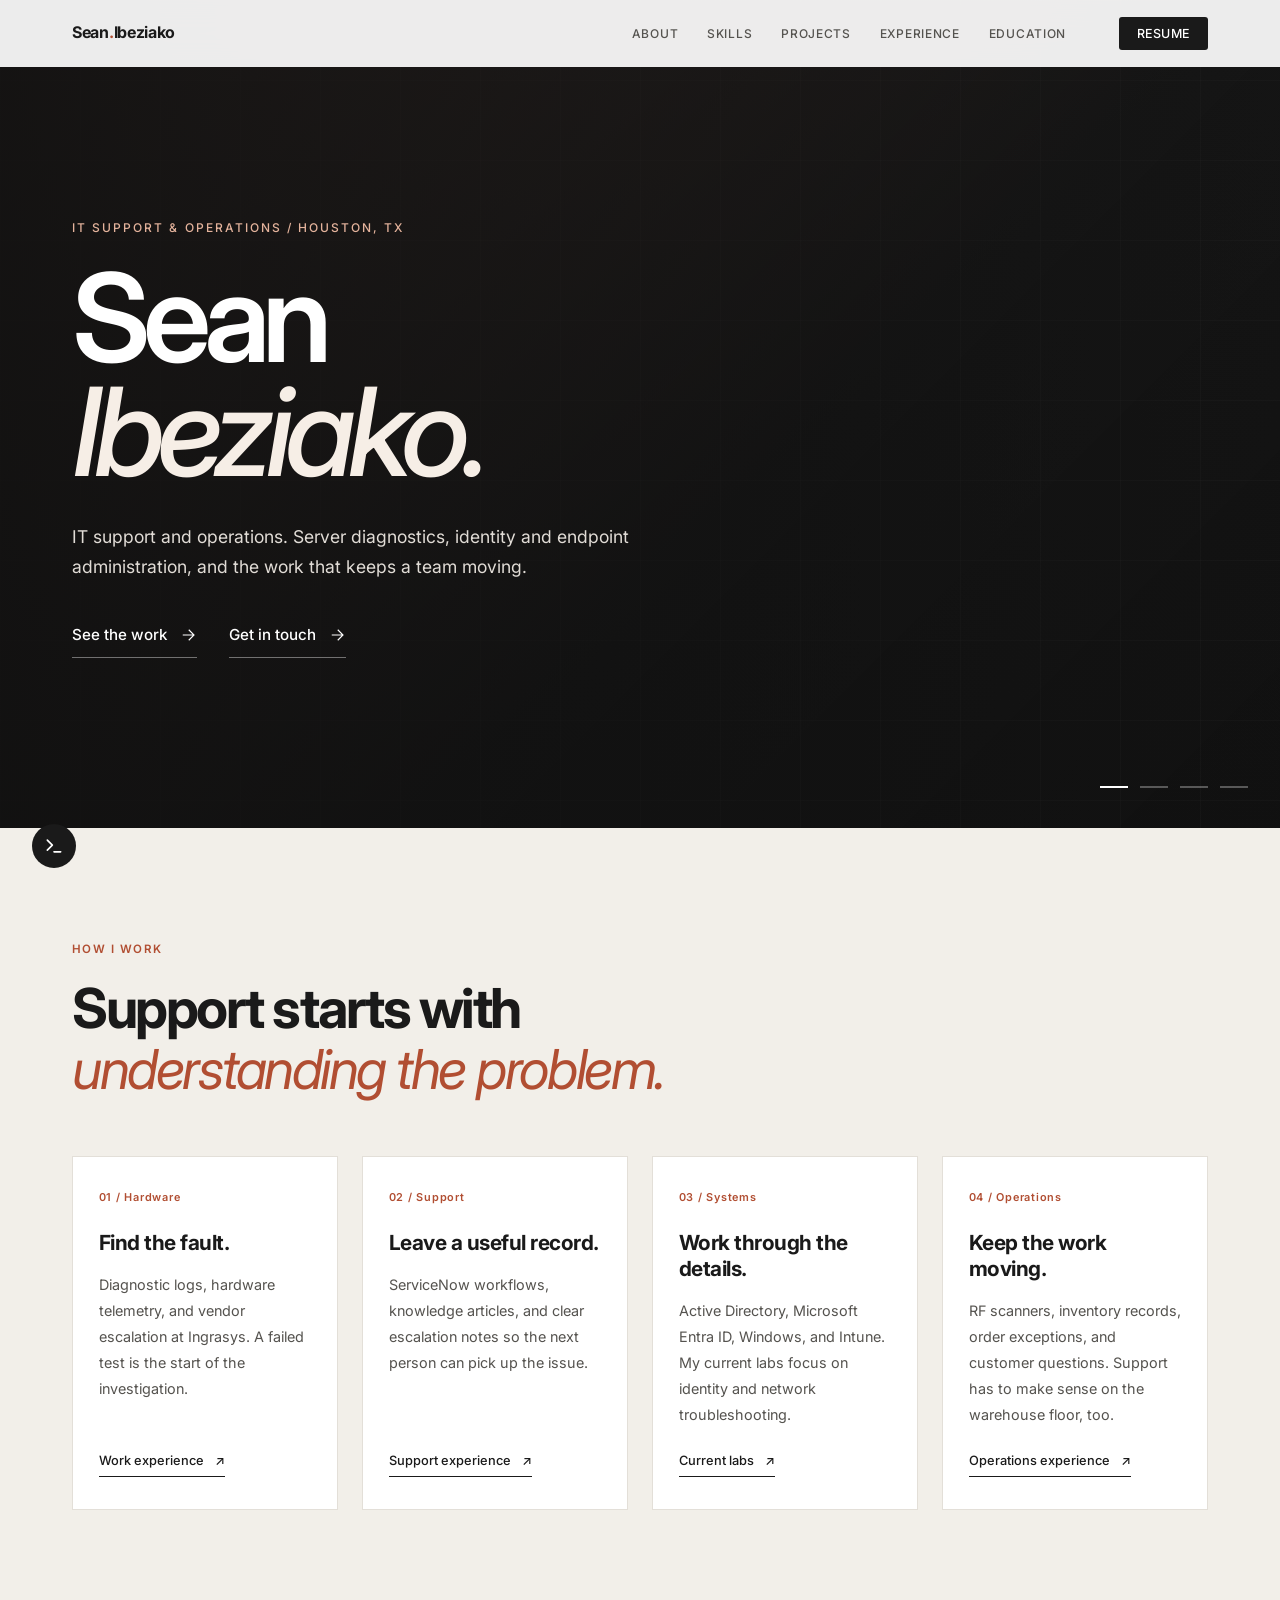
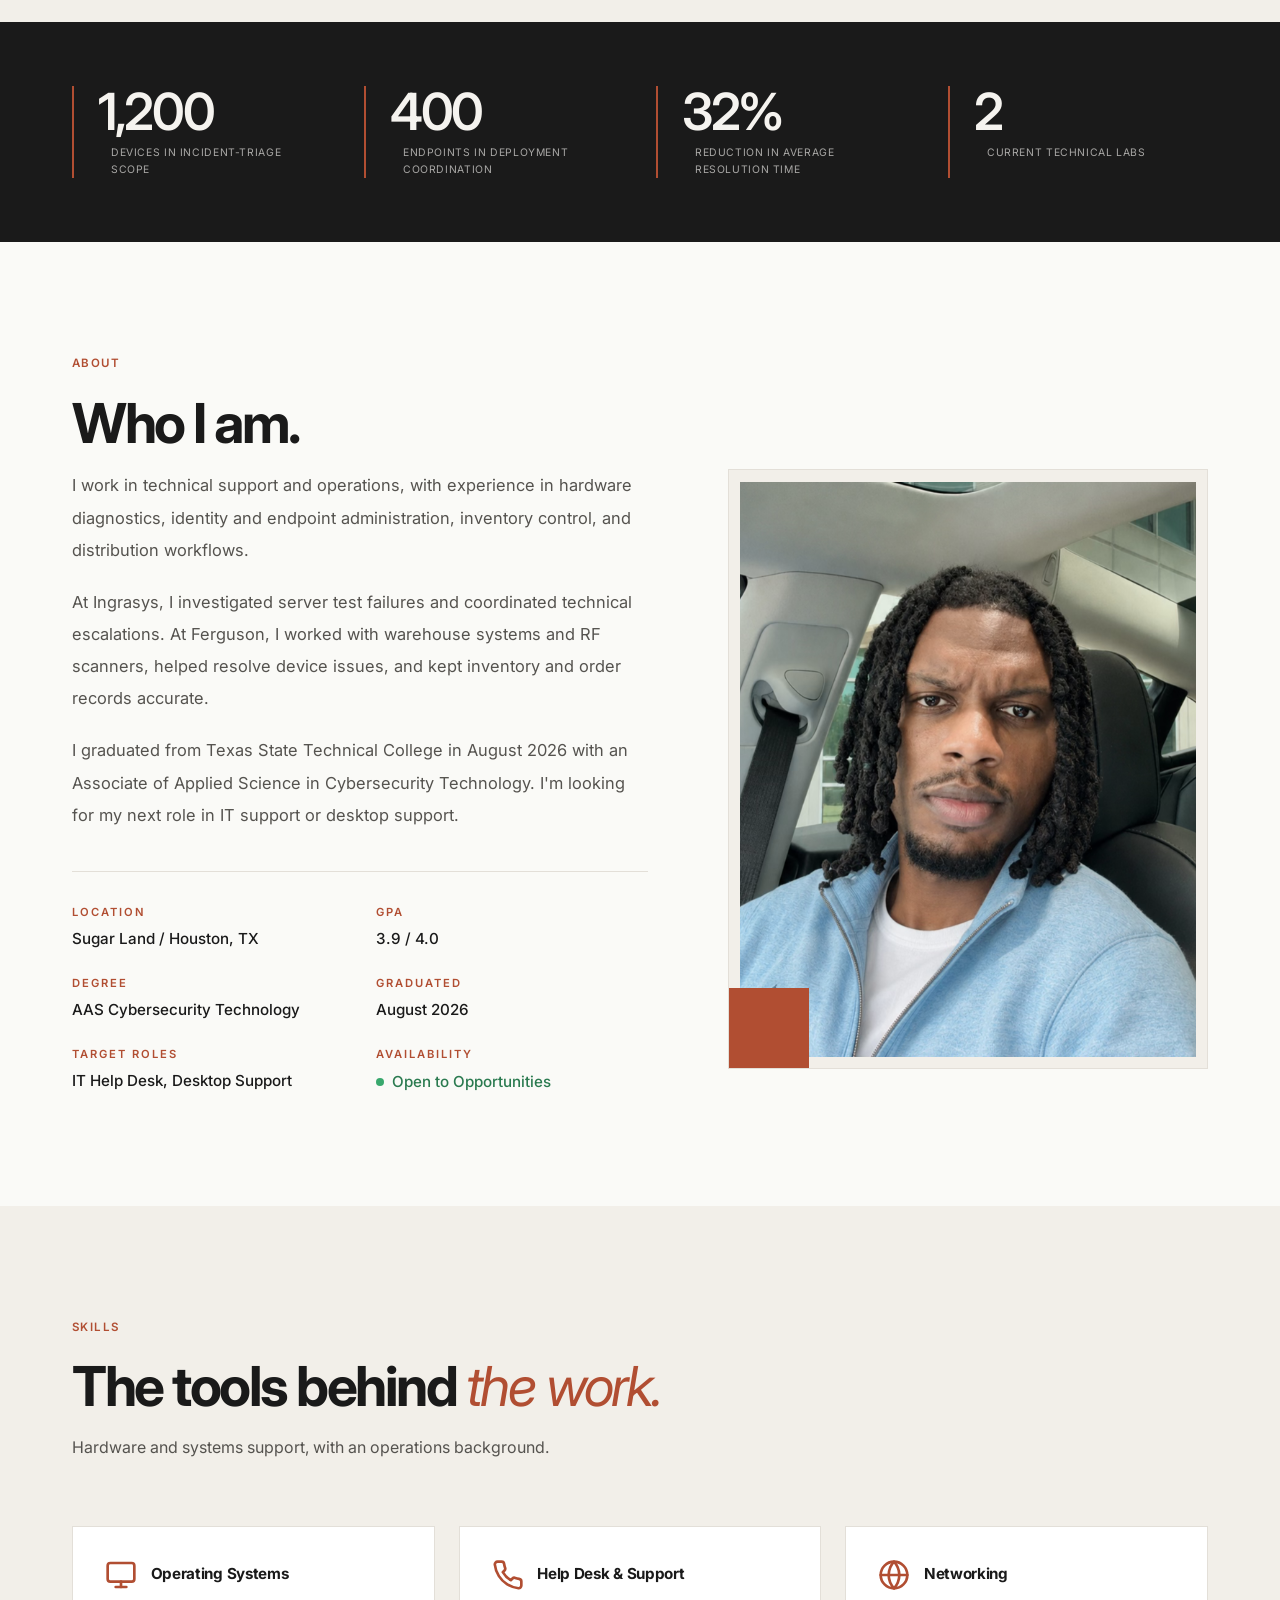
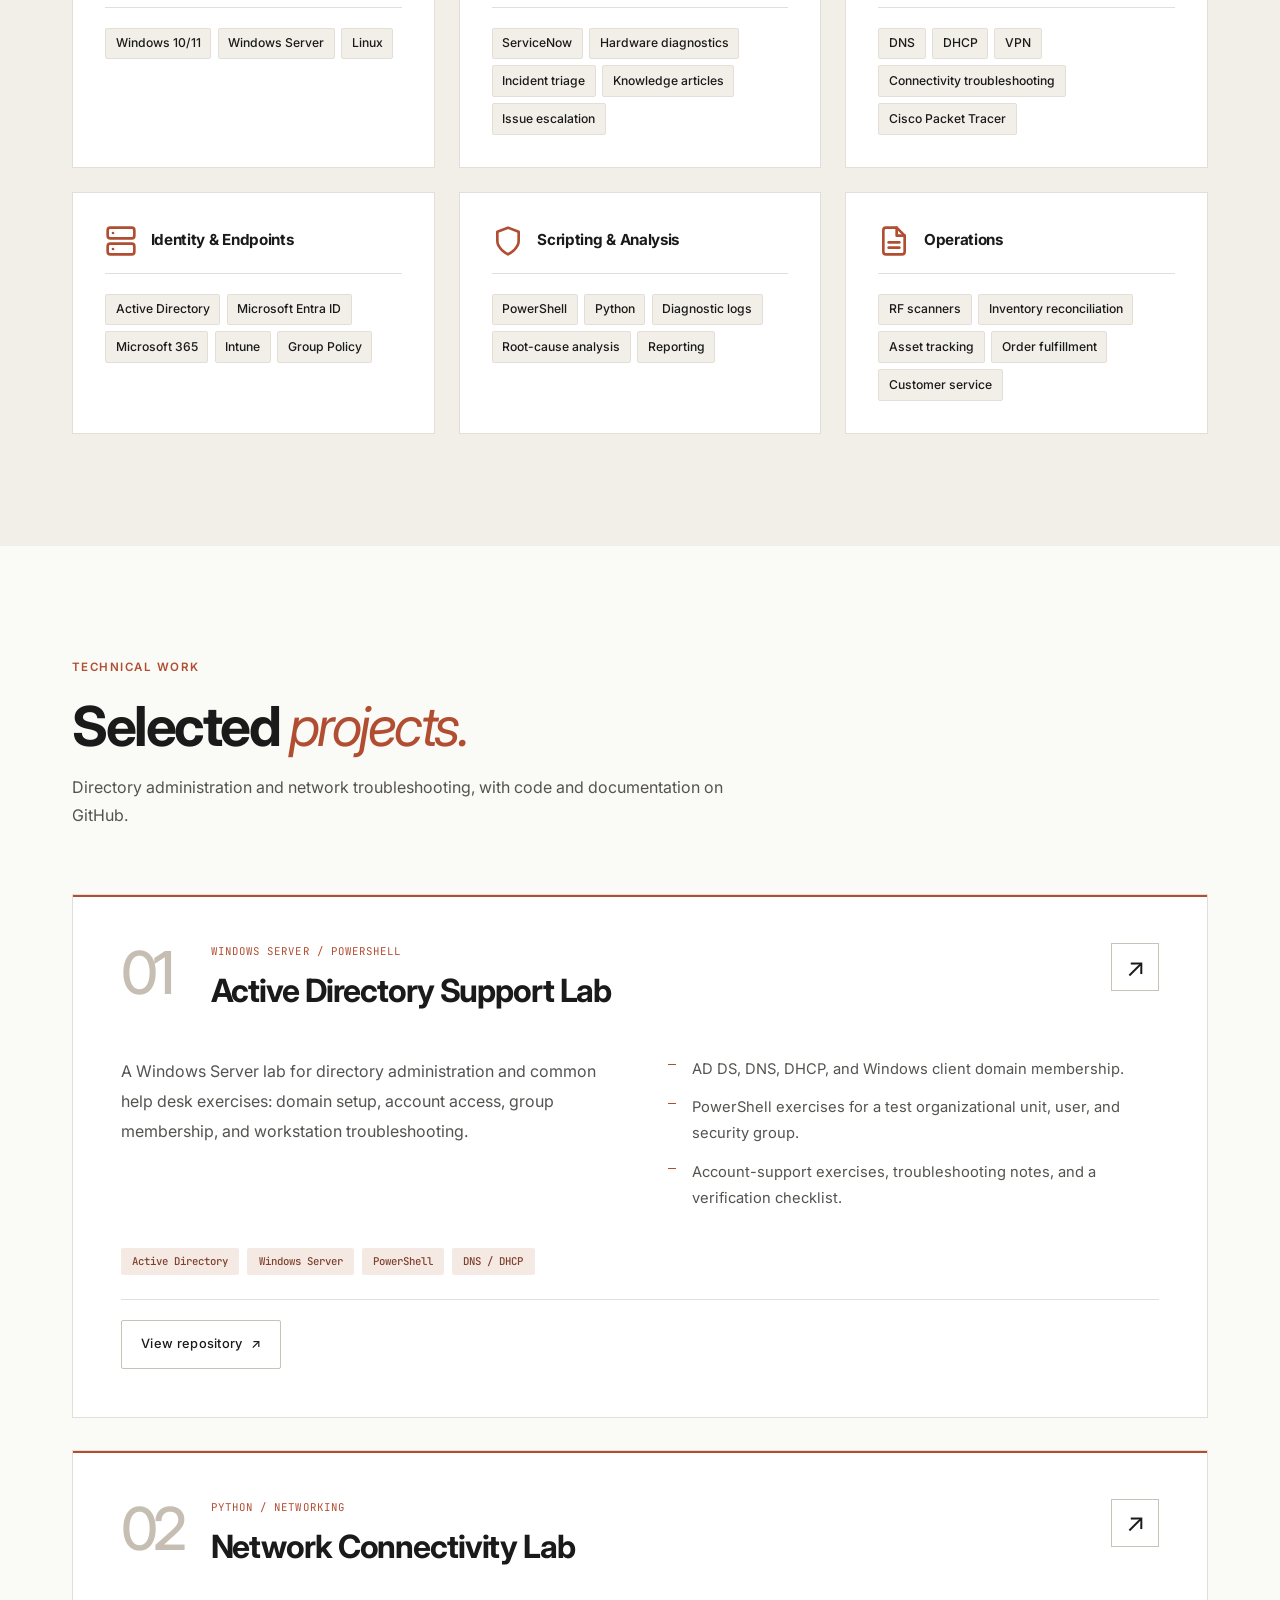
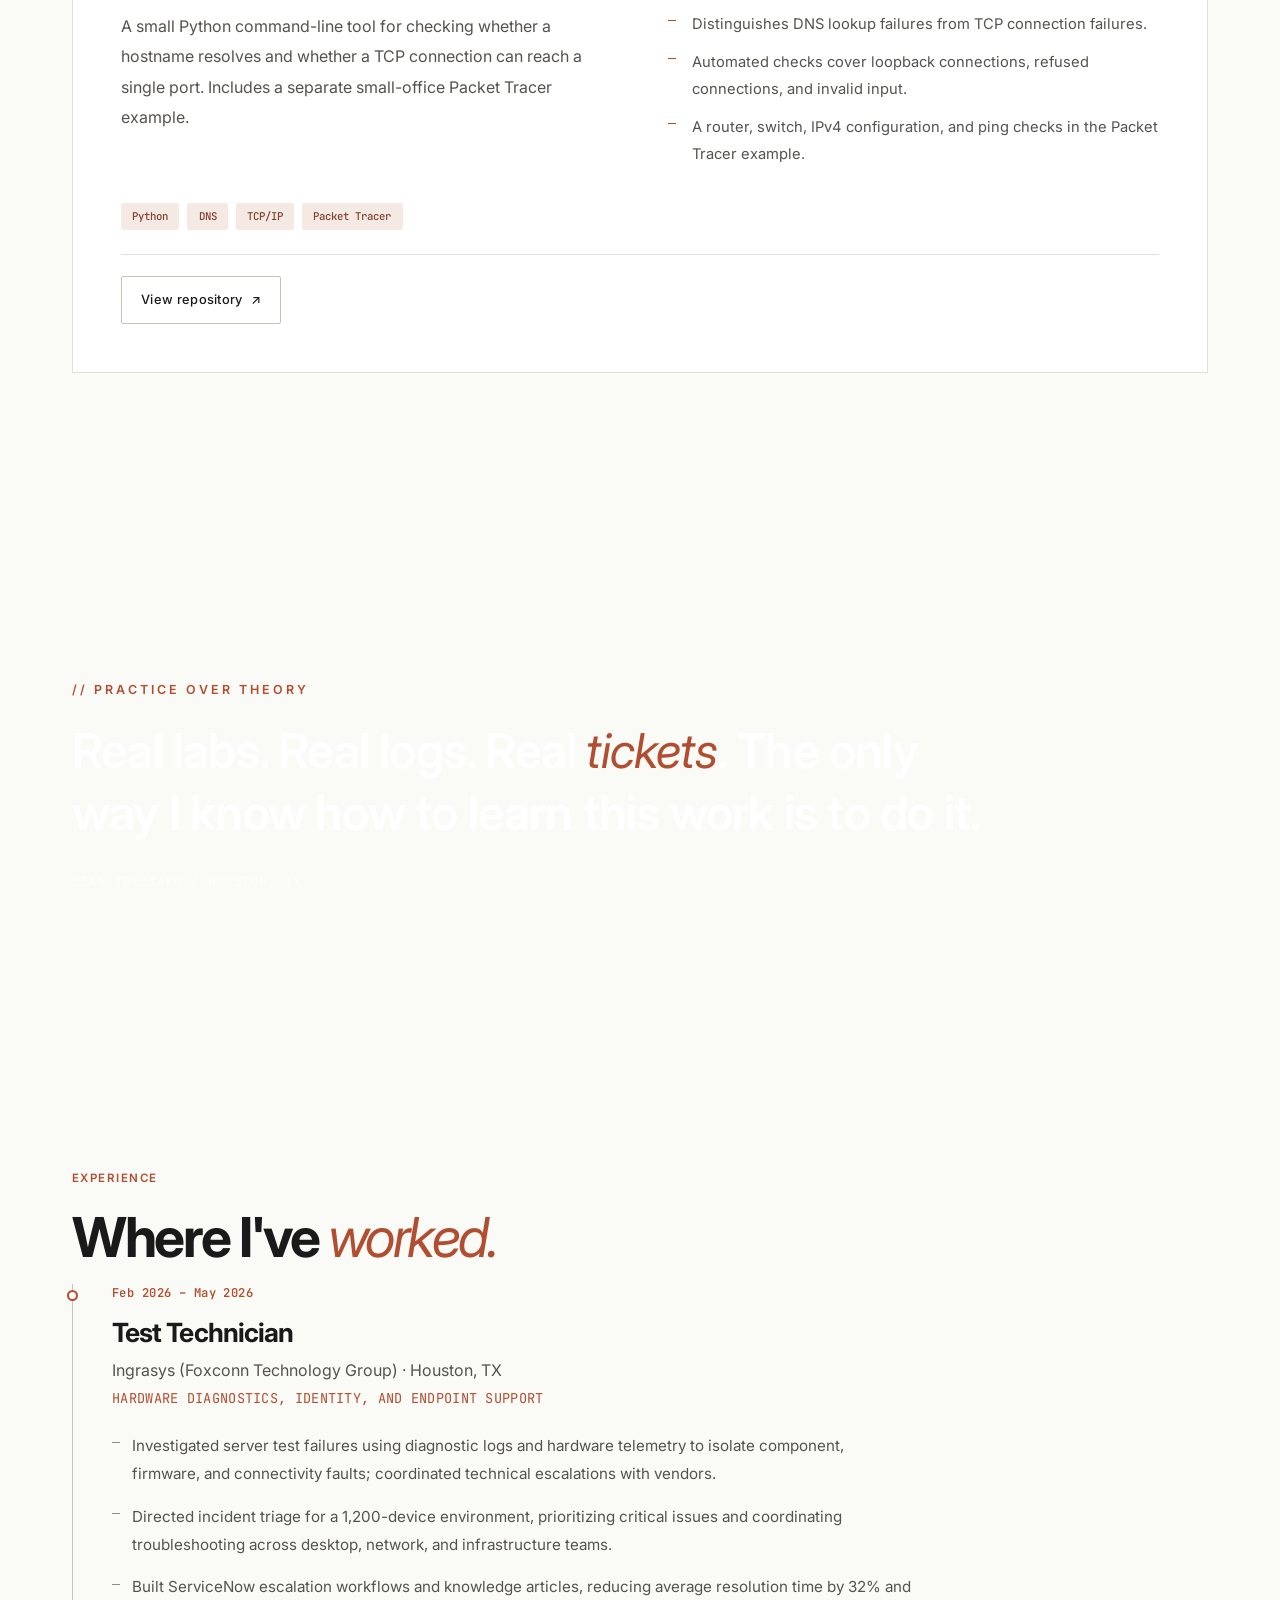
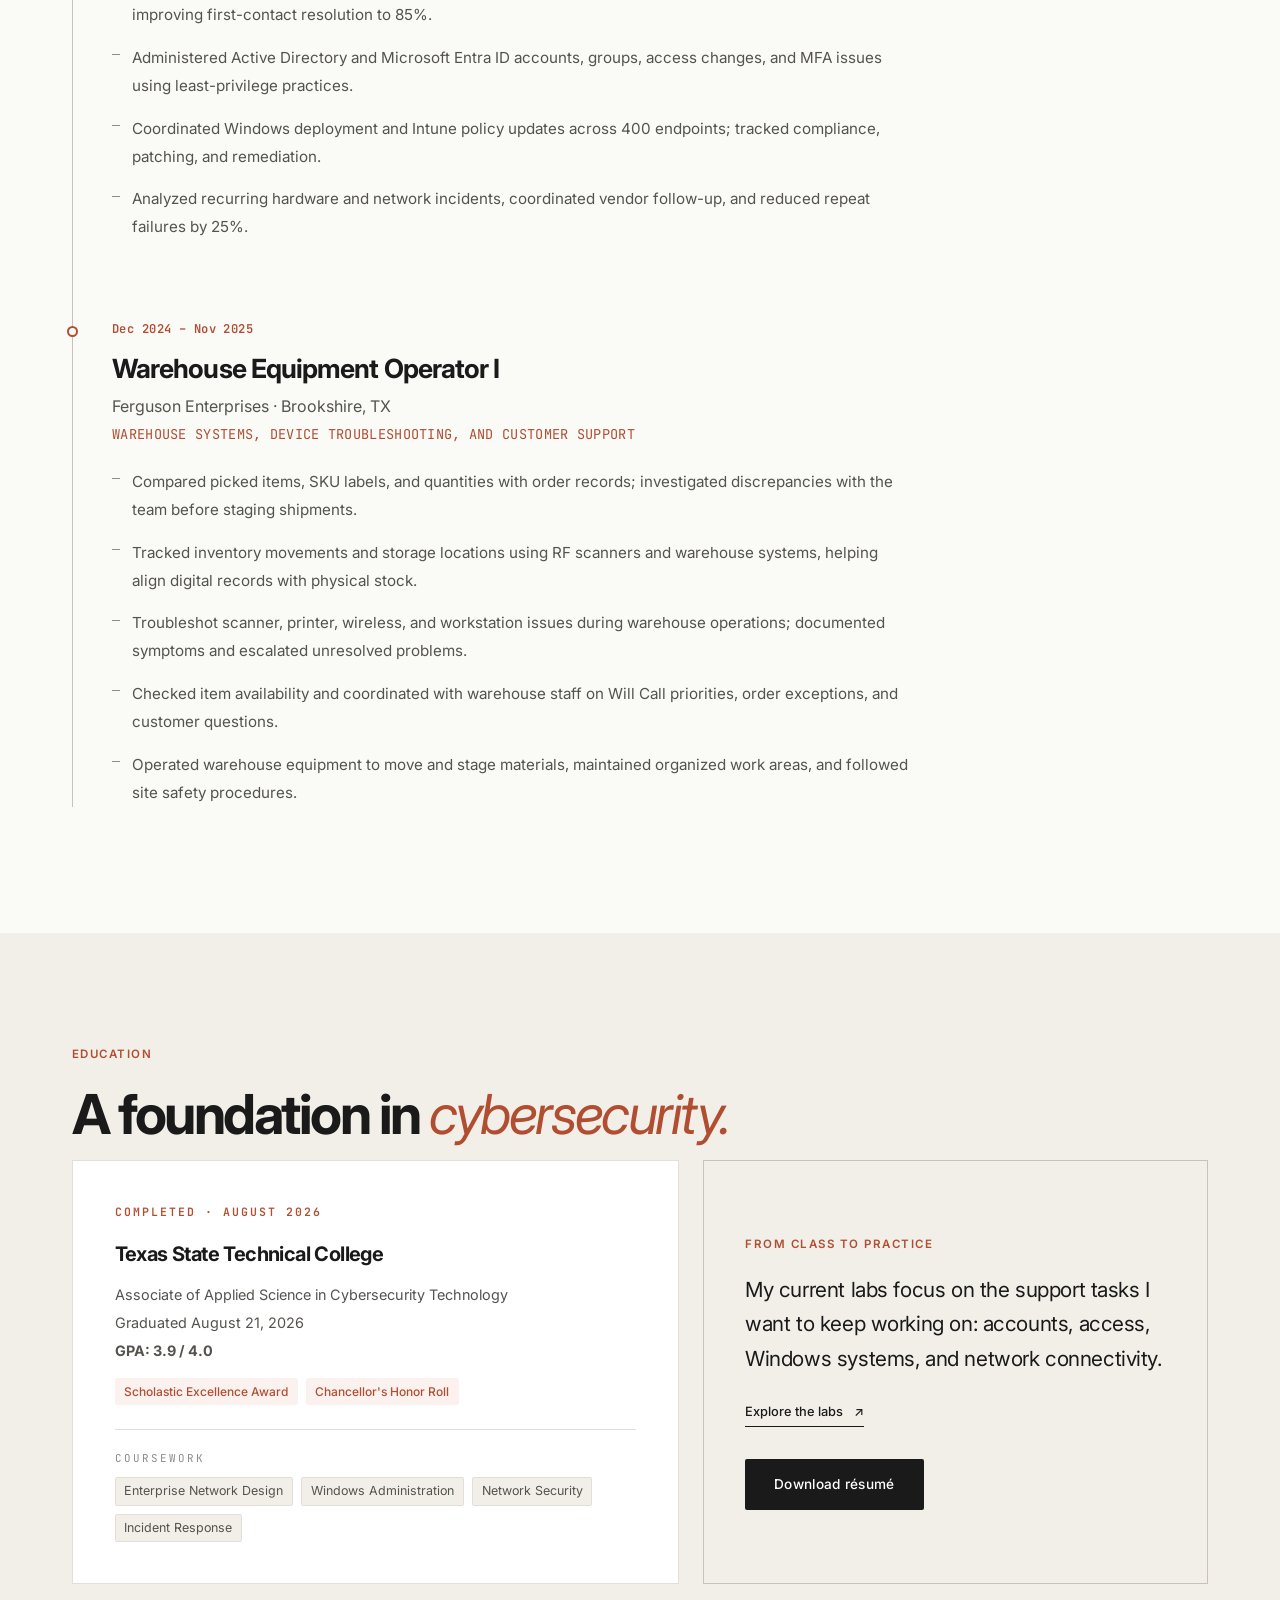
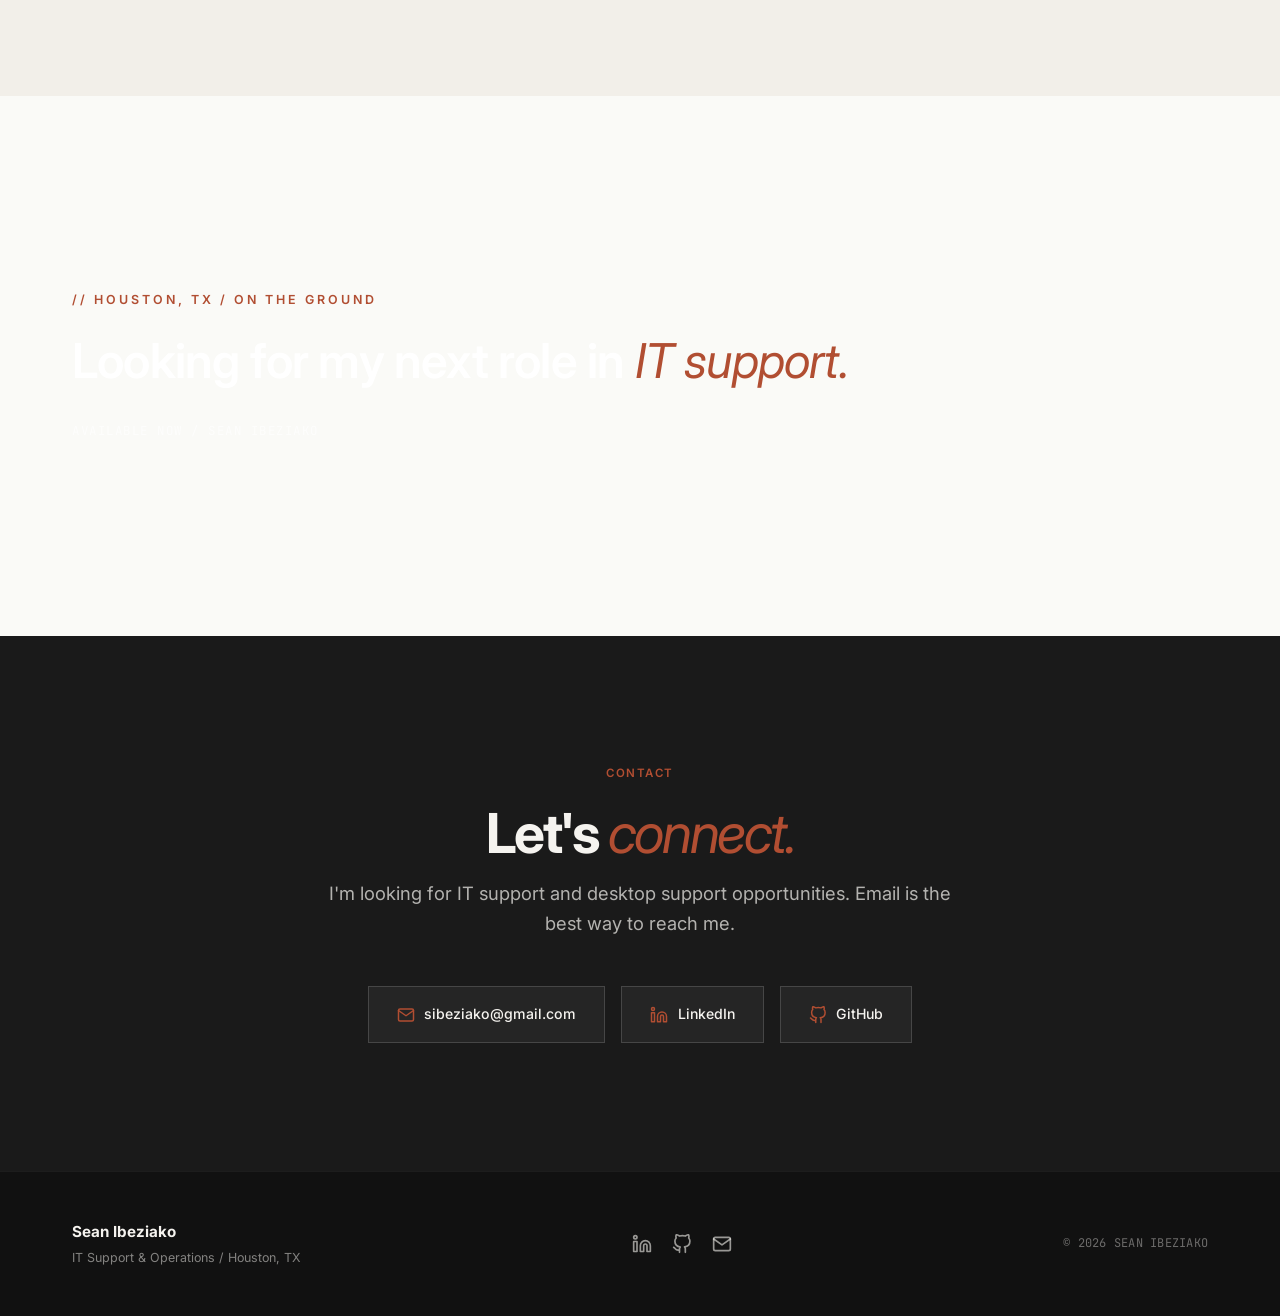
<file: index.html>
<!DOCTYPE html>
<html lang="en">
<head>
  <meta charset="UTF-8">
  <meta name="viewport" content="width=device-width, initial-scale=1.0">
  <meta name="description" content="Sean Ibeziako — IT support and operations professional in Sugar Land, Texas. Hardware diagnostics, identity and endpoint administration, and two technical labs. TSTC cybersecurity graduate.">
  <meta name="keywords" content="IT Support, Help Desk, Desktop Support, Active Directory, Microsoft Entra ID, Intune, PowerShell, DNS, DHCP, Sean Ibeziako, Houston, Sugar Land">
  <meta property="og:title" content="Sean Ibeziako | IT Support &amp; Cybersecurity">
  <meta property="og:description" content="Sean Ibeziako — IT support and operations professional in Sugar Land, Texas. Hardware diagnostics, identity and endpoint administration, and two technical labs. TSTC cybersecurity graduate.">
  <meta property="og:type" content="website">
  <meta property="og:url" content="https://seanibeziako.github.io">
  <meta property="og:image" content="https://seanibeziako.github.io/assets/headshot.png">
  <meta name="twitter:card" content="summary_large_image">
  <meta name="twitter:title" content="Sean Ibeziako | IT Support &amp; Cybersecurity">
  <meta name="twitter:description" content="Sean Ibeziako — IT support and operations professional in Sugar Land, Texas. Hardware diagnostics, identity and endpoint administration, and two technical labs. TSTC cybersecurity graduate.">
  <meta name="twitter:image" content="https://seanibeziako.github.io/assets/headshot.png">
  <title>Sean Ibeziako | IT Support &amp; Cybersecurity</title>
  <link rel="preconnect" href="https://fonts.googleapis.com">
  <link rel="preconnect" href="https://fonts.gstatic.com" crossorigin>
  <link href="https://fonts.googleapis.com/css2?family=Inter:wght@400;500;600;700;800&family=JetBrains+Mono:wght@400;500;700&display=swap" rel="stylesheet">
  <link rel="icon" type="image/svg+xml" href="favicon.svg">
  <link rel="stylesheet" href="style.css">
  <link rel="stylesheet" href="portfolio.css">
</head>
<body>

  <!-- Navigation -->
  <nav class="nav" id="nav">
    <div class="nav-inner">
      <a href="#hero" class="nav-logo">Sean<span>.</span>Ibeziako</a>
      <ul class="nav-links" id="navLinks">
        <li><a href="#about">About</a></li>
        <li><a href="#skills">Skills</a></li>
        <li><a href="#projects">Projects</a></li>
                <li><a href="#experience">Experience</a></li>
        <li><a href="#education">Education</a></li>
        <li><a href="assets/Sean%20Ibeziako%20Resume.pdf" download="Sean Ibeziako Resume.pdf" class="nav-cta">Resume</a></li>
      </ul>
      <button class="nav-toggle" id="navToggle" aria-label="Toggle navigation" aria-expanded="false" aria-controls="navLinks">
        <span></span>
        <span></span>
        <span></span>
      </button>
    </div>
  </nav>

  <!-- Hero with rotating gradient panel carousel -->
  <section class="hero" id="hero">
    <div class="hero-carousel" id="heroCarousel">
      <div class="hero-slide hero-slide-1 active" data-slide="0"></div>
      <div class="hero-slide hero-slide-2" data-slide="1"></div>
      <div class="hero-slide hero-slide-3" data-slide="2"></div>
      <div class="hero-slide hero-slide-4" data-slide="3"></div>
    </div>

    <div class="hero-content">
      <span class="hero-eyebrow">IT Support &amp; Operations / Houston, TX</span>
      <h1 class="hero-headline">Sean<br><em>Ibeziako.</em></h1>
      <p class="hero-tagline">IT support and operations. Server diagnostics, identity and endpoint administration, and the work that keeps a team moving.</p>
      <div class="hero-cta-row">
        <a href="#projects" class="hero-arrow-link">
          See the work
          <svg viewBox="0 0 24 24" fill="none" stroke="currentColor" stroke-width="1.5"><path d="M5 12h14M13 5l7 7-7 7"/></svg>
        </a>
        <a href="#contact" class="hero-arrow-link">
          Get in touch
          <svg viewBox="0 0 24 24" fill="none" stroke="currentColor" stroke-width="1.5"><path d="M5 12h14M13 5l7 7-7 7"/></svg>
        </a>
      </div>
    </div>

    <div class="hero-dots" id="heroDots">
      <button class="hero-dot active" data-dot="0" aria-label="Slide 1"></button>
      <button class="hero-dot" data-dot="1" aria-label="Slide 2"></button>
      <button class="hero-dot" data-dot="2" aria-label="Slide 3"></button>
      <button class="hero-dot" data-dot="3" aria-label="Slide 4"></button>
    </div>
  </section>

  <!-- Areas of work -->
  <section id="pillars" class="section-bg-warm"><div class="section-inner">
    <div class="reveal"><span class="section-eyebrow">How I work</span><h2 class="section-title">Support starts with<br><em>understanding the problem.</em></h2></div>
    <div class="pillar-grid">        <div class="pillar-card reveal">
          <div class="pillar-number">01 / Hardware</div><h3 class="pillar-title">Find the fault.</h3>
          <p class="pillar-text">Diagnostic logs, hardware telemetry, and vendor escalation at Ingrasys. A failed test is the start of the investigation.</p><a href="#experience" class="pillar-link">Work experience <span aria-hidden="true">↗</span></a>
        </div>
        <div class="pillar-card reveal">
          <div class="pillar-number">02 / Support</div><h3 class="pillar-title">Leave a useful record.</h3>
          <p class="pillar-text">ServiceNow workflows, knowledge articles, and clear escalation notes so the next person can pick up the issue.</p><a href="#experience" class="pillar-link">Support experience <span aria-hidden="true">↗</span></a>
        </div>
        <div class="pillar-card reveal">
          <div class="pillar-number">03 / Systems</div><h3 class="pillar-title">Work through the details.</h3>
          <p class="pillar-text">Active Directory, Microsoft Entra ID, Windows, and Intune. My current labs focus on identity and network troubleshooting.</p><a href="#projects" class="pillar-link">Current labs <span aria-hidden="true">↗</span></a>
        </div>
        <div class="pillar-card reveal">
          <div class="pillar-number">04 / Operations</div><h3 class="pillar-title">Keep the work moving.</h3>
          <p class="pillar-text">RF scanners, inventory records, order exceptions, and customer questions. Support has to make sense on the warehouse floor, too.</p><a href="#experience" class="pillar-link">Operations experience <span aria-hidden="true">↗</span></a>
        </div></div>
  </div></section>

  <!-- Experience at a glance -->
  <div class="stats-strip"><div class="stats-grid"><div class="stat-item reveal"><div class="stat-value">1,200</div><div class="stat-label">Devices in incident-triage scope</div></div><div class="stat-item reveal"><div class="stat-value">400</div><div class="stat-label">Endpoints in deployment coordination</div></div><div class="stat-item reveal"><div class="stat-value">32%</div><div class="stat-label">Reduction in average resolution time</div></div><div class="stat-item reveal"><div class="stat-value">2</div><div class="stat-label">Current technical labs</div></div></div></div>

  <!-- About -->
  <section id="about">
    <div class="section-inner">
      <div class="reveal">
        <span class="section-eyebrow">About</span>
        <h2 class="section-title">Who I am.</h2>
      </div>
      <div class="about-grid">
        <div class="about-text reveal">
          <p>I work in technical support and operations, with experience in hardware diagnostics, identity and endpoint administration, inventory control, and distribution workflows.</p>
          <p>At Ingrasys, I investigated server test failures and coordinated technical escalations. At Ferguson, I worked with warehouse systems and RF scanners, helped resolve device issues, and kept inventory and order records accurate.</p>
          <p>I graduated from Texas State Technical College in August 2026 with an Associate of Applied Science in Cybersecurity Technology. I'm looking for my next role in IT support or desktop support.</p>


          <dl class="about-meta">
            <div class="about-meta-item">
              <dt>Location</dt>
              <dd>Sugar Land / Houston, TX</dd>
            </div>
            <div class="about-meta-item">
              <dt>GPA</dt>
              <dd>3.9 / 4.0</dd>
            </div>
            <div class="about-meta-item">
              <dt>Degree</dt>
              <dd>AAS Cybersecurity Technology</dd>
            </div>
            <div class="about-meta-item">
              <dt>Graduated</dt>
              <dd>August 2026</dd>
            </div>
            <div class="about-meta-item">
              <dt>Target Roles</dt>
              <dd>IT Help Desk, Desktop Support</dd>
            </div>
            <div class="about-meta-item">
              <dt>Availability</dt>
              <dd><span class="available-badge">Open to Opportunities</span></dd>
            </div>
          </dl>
        </div>
        <div class="about-portrait reveal">
          <img src="assets/headshot.png" alt="Sean Ibeziako - IT Support and Cybersecurity Professional" loading="lazy">
        </div>
      </div>
    </div>
  </section>

  <!-- Skills -->
  <section id="skills" class="section-bg-warm"><div class="section-inner">
    <div class="reveal"><span class="section-eyebrow">Skills</span><h2 class="section-title">The tools behind <em>the work.</em></h2><p class="section-lede">Hardware and systems support, with an operations background.</p></div>
    <div class="skills-grid"><div class="skill-card reveal"><div class="skill-card-head"><div class="skill-card-icon"><svg viewBox="0 0 24 24" fill="none" stroke="currentColor" stroke-width="2" stroke-linecap="round" stroke-linejoin="round"><rect x="2" y="3" width="20" height="14" rx="2"/><line x1="8" y1="21" x2="16" y2="21"/><line x1="12" y1="17" x2="12" y2="21"/></svg></div><div class="skill-card-title">Operating Systems</div></div><div class="skill-tags"><span class="skill-tag">Windows 10/11</span><span class="skill-tag">Windows Server</span><span class="skill-tag">Linux</span></div></div><div class="skill-card reveal"><div class="skill-card-head"><div class="skill-card-icon"><svg viewBox="0 0 24 24" fill="none" stroke="currentColor" stroke-width="2" stroke-linecap="round" stroke-linejoin="round"><path d="M22 16.92v3a2 2 0 01-2.18 2 19.79 19.79 0 01-8.63-3.07 19.5 19.5 0 01-6-6 19.79 19.79 0 01-3.07-8.67A2 2 0 014.11 2h3a2 2 0 012 1.72 12.84 12.84 0 00.7 2.81 2 2 0 01-.45 2.11L8.09 9.91a16 16 0 006 6l1.27-1.27a2 2 0 012.11-.45 12.84 12.84 0 002.81.7A2 2 0 0122 16.92z"/></svg></div><div class="skill-card-title">Help Desk &amp; Support</div></div><div class="skill-tags"><span class="skill-tag">ServiceNow</span><span class="skill-tag">Hardware diagnostics</span><span class="skill-tag">Incident triage</span><span class="skill-tag">Knowledge articles</span><span class="skill-tag">Issue escalation</span></div></div><div class="skill-card reveal"><div class="skill-card-head"><div class="skill-card-icon"><svg viewBox="0 0 24 24" fill="none" stroke="currentColor" stroke-width="2" stroke-linecap="round" stroke-linejoin="round"><circle cx="12" cy="12" r="10"/><line x1="2" y1="12" x2="22" y2="12"/><path d="M12 2a15.3 15.3 0 014 10 15.3 15.3 0 01-4 10 15.3 15.3 0 01-4-10 15.3 15.3 0 014-10z"/></svg></div><div class="skill-card-title">Networking</div></div><div class="skill-tags"><span class="skill-tag">DNS</span><span class="skill-tag">DHCP</span><span class="skill-tag">VPN</span><span class="skill-tag">Connectivity troubleshooting</span><span class="skill-tag">Cisco Packet Tracer</span></div></div><div class="skill-card reveal"><div class="skill-card-head"><div class="skill-card-icon"><svg viewBox="0 0 24 24" fill="none" stroke="currentColor" stroke-width="2" stroke-linecap="round" stroke-linejoin="round"><rect x="2" y="2" width="20" height="8" rx="2"/><rect x="2" y="14" width="20" height="8" rx="2"/><line x1="6" y1="6" x2="6.01" y2="6"/><line x1="6" y1="18" x2="6.01" y2="18"/></svg></div><div class="skill-card-title">Identity &amp; Endpoints</div></div><div class="skill-tags"><span class="skill-tag">Active Directory</span><span class="skill-tag">Microsoft Entra ID</span><span class="skill-tag">Microsoft 365</span><span class="skill-tag">Intune</span><span class="skill-tag">Group Policy</span></div></div><div class="skill-card reveal"><div class="skill-card-head"><div class="skill-card-icon"><svg viewBox="0 0 24 24" fill="none" stroke="currentColor" stroke-width="2" stroke-linecap="round" stroke-linejoin="round"><path d="M12 22s8-4 8-10V5l-8-3-8 3v7c0 6 8 10 8 10z"/></svg></div><div class="skill-card-title">Scripting &amp; Analysis</div></div><div class="skill-tags"><span class="skill-tag">PowerShell</span><span class="skill-tag">Python</span><span class="skill-tag">Diagnostic logs</span><span class="skill-tag">Root-cause analysis</span><span class="skill-tag">Reporting</span></div></div><div class="skill-card reveal"><div class="skill-card-head"><div class="skill-card-icon"><svg viewBox="0 0 24 24" fill="none" stroke="currentColor" stroke-width="2" stroke-linecap="round" stroke-linejoin="round"><path d="M14 2H6a2 2 0 00-2 2v16a2 2 0 002 2h12a2 2 0 002-2V8z"/><polyline points="14 2 14 8 20 8"/><line x1="16" y1="13" x2="8" y2="13"/><line x1="16" y1="17" x2="8" y2="17"/></svg></div><div class="skill-card-title">Operations</div></div><div class="skill-tags"><span class="skill-tag">RF scanners</span><span class="skill-tag">Inventory reconciliation</span><span class="skill-tag">Asset tracking</span><span class="skill-tag">Order fulfillment</span><span class="skill-tag">Customer service</span></div></div></div>
  </div></section>

  <!-- Projects -->
  <section id="projects"><div class="section-inner">
    <div class="reveal project-section-intro"><span class="section-eyebrow">Technical work</span><h2 class="section-title">Selected <em>projects.</em></h2><p class="section-lede">Directory administration and network troubleshooting, with code and documentation on GitHub.</p></div>
    <article class="project-card featured reveal current-lab" data-project="active-directory-lab">
      <div class="project-heading"><span class="project-index">01</span><div><p class="project-subtitle">Windows Server / PowerShell</p><h3 class="project-title">Active Directory Support Lab</h3></div><a class="project-open" href="https://github.com/seanibeziako/active-directory-lab" target="_blank" rel="noopener" aria-label="Open Active Directory Support Lab on GitHub">↗</a></div>
      <div class="project-body"><p class="project-description">A Windows Server lab for directory administration and common help desk exercises: domain setup, account access, group membership, and workstation troubleshooting.</p>
      <ul class="project-highlights"><li>AD DS, DNS, DHCP, and Windows client domain membership.</li><li>PowerShell exercises for a test organizational unit, user, and security group.</li><li>Account-support exercises, troubleshooting notes, and a verification checklist.</li></ul></div>
      <div class="project-tech"><span class="project-tech-tag">Active Directory</span><span class="project-tech-tag">Windows Server</span><span class="project-tech-tag">PowerShell</span><span class="project-tech-tag">DNS / DHCP</span></div>
      <div class="project-links"><a class="btn btn-outline" href="https://github.com/seanibeziako/active-directory-lab" target="_blank" rel="noopener">View repository <span aria-hidden="true">↗</span></a></div>
    </article>
    <article class="project-card featured reveal current-lab" data-project="network-connectivity-lab">
      <div class="project-heading"><span class="project-index">02</span><div><p class="project-subtitle">Python / Networking</p><h3 class="project-title">Network Connectivity Lab</h3></div><a class="project-open" href="https://github.com/seanibeziako/network-connectivity-lab" target="_blank" rel="noopener" aria-label="Open Network Connectivity Lab on GitHub">↗</a></div>
      <div class="project-body"><p class="project-description">A small Python command-line tool for checking whether a hostname resolves and whether a TCP connection can reach a single port. Includes a separate small-office Packet Tracer example.</p>
      <ul class="project-highlights"><li>Distinguishes DNS lookup failures from TCP connection failures.</li><li>Automated checks cover loopback connections, refused connections, and invalid input.</li><li>A router, switch, IPv4 configuration, and ping checks in the Packet Tracer example.</li></ul></div>
      <div class="project-tech"><span class="project-tech-tag">Python</span><span class="project-tech-tag">DNS</span><span class="project-tech-tag">TCP/IP</span><span class="project-tech-tag">Packet Tracer</span></div>
      <div class="project-links"><a class="btn btn-outline" href="https://github.com/seanibeziako/network-connectivity-lab" target="_blank" rel="noopener">View repository <span aria-hidden="true">↗</span></a></div>
    </article>
  </div></section>

  <!-- Image band - cinematic divider between Lab and Experience -->
  <div class="image-band" aria-hidden="true">
    <div class="image-band-inner">
      <span class="image-band-eyebrow">// Practice over theory</span>
      <p class="image-band-quote">
        Real labs. Real logs. Real <em>tickets</em>. The only way I know how to learn this work is to do it.
      </p>
      <span class="image-band-attr">Sean Ibeziako / Houston, TX</span>
    </div>
  </div>

  <!-- Experience -->
  <section id="experience"><div class="section-inner"><div class="reveal"><span class="section-eyebrow">Experience</span><h2 class="section-title">Where I've <em>worked.</em></h2></div><div class="timeline"><div class="timeline-item reveal"><div class="timeline-date">Feb 2026 – May 2026</div><h3 class="timeline-role">Test Technician</h3><p class="timeline-company">Ingrasys (Foxconn Technology Group) · Houston, TX</p><p class="timeline-focus">Hardware diagnostics, identity, and endpoint support</p><ul class="timeline-points"><li>Investigated server test failures using diagnostic logs and hardware telemetry to isolate component, firmware, and connectivity faults; coordinated technical escalations with vendors.</li><li>Directed incident triage for a 1,200-device environment, prioritizing critical issues and coordinating troubleshooting across desktop, network, and infrastructure teams.</li><li>Built ServiceNow escalation workflows and knowledge articles, reducing average resolution time by 32% and improving first-contact resolution to 85%.</li><li>Administered Active Directory and Microsoft Entra ID accounts, groups, access changes, and MFA issues using least-privilege practices.</li><li>Coordinated Windows deployment and Intune policy updates across 400 endpoints; tracked compliance, patching, and remediation.</li><li>Analyzed recurring hardware and network incidents, coordinated vendor follow-up, and reduced repeat failures by 25%.</li></ul></div><div class="timeline-item reveal"><div class="timeline-date">Dec 2024 – Nov 2025</div><h3 class="timeline-role">Warehouse Equipment Operator I</h3><p class="timeline-company">Ferguson Enterprises · Brookshire, TX</p><p class="timeline-focus">Warehouse systems, device troubleshooting, and customer support</p><ul class="timeline-points"><li>Compared picked items, SKU labels, and quantities with order records; investigated discrepancies with the team before staging shipments.</li><li>Tracked inventory movements and storage locations using RF scanners and warehouse systems, helping align digital records with physical stock.</li><li>Troubleshot scanner, printer, wireless, and workstation issues during warehouse operations; documented symptoms and escalated unresolved problems.</li><li>Checked item availability and coordinated with warehouse staff on Will Call priorities, order exceptions, and customer questions.</li><li>Operated warehouse equipment to move and stage materials, maintained organized work areas, and followed site safety procedures.</li></ul></div></div></div></section>

  <!-- Education -->
  <section id="education" class="section-bg-warm"><div class="section-inner"><div class="reveal"><span class="section-eyebrow">Education</span><h2 class="section-title">A foundation in <em>cybersecurity.</em></h2></div>
    <div class="edu-grid"><div class="edu-card reveal"><div class="edu-card-label">Completed · August 2026</div><h3>Texas State Technical College</h3><p class="degree-name">Associate of Applied Science in Cybersecurity Technology</p><p>Graduated August 21, 2026</p><p><strong>GPA: 3.9 / 4.0</strong></p><div class="edu-honors"><span class="edu-honor-tag">Scholastic Excellence Award</span><span class="edu-honor-tag">Chancellor's Honor Roll</span></div><div class="edu-coursework"><span class="edu-coursework-label">Coursework</span><div class="edu-coursework-list"><span>Enterprise Network Design</span><span>Windows Administration</span><span>Network Security</span><span>Incident Response</span></div></div></div>
    <div class="education-note reveal"><span class="section-eyebrow">From class to practice</span><p>My current labs focus on the support tasks I want to keep working on: accounts, access, Windows systems, and network connectivity.</p><a href="#projects" class="pillar-link">Explore the labs <span aria-hidden="true">↗</span></a><a href="assets/Sean%20Ibeziako%20Resume.pdf" download="Sean Ibeziako Resume.pdf" class="btn btn-primary">Download résumé</a></div></div>
  </div></section>

  <!-- Image band 2 - lead-in to Contact -->
  <div class="image-band image-band-2" aria-hidden="true">
    <div class="image-band-inner">
      <span class="image-band-eyebrow">// Houston, TX / On the ground</span>
      <p class="image-band-quote">
        Looking for my next role in <em>IT support.</em>
      </p>
      <span class="image-band-attr">Available now / Sean Ibeziako</span>
    </div>
  </div>

  <!-- Contact -->
  <section id="contact" class="section-bg-dark contact-section">
    <div class="section-inner">
      <div class="contact-grid reveal">
        <span class="section-eyebrow">Contact</span>
        <h2 class="section-title">Let's <em>connect.</em></h2>
        <p class="contact-lede">I'm looking for IT support and desktop support opportunities. Email is the best way to reach me.</p>
        <div class="contact-links">
          <a href="mailto:sibeziako@gmail.com" class="contact-link">
            <svg viewBox="0 0 24 24" fill="none" stroke="currentColor" stroke-width="2" stroke-linecap="round" stroke-linejoin="round"><path d="M4 4h16c1.1 0 2 .9 2 2v12c0 1.1-.9 2-2 2H4c-1.1 0-2-.9-2-2V6c0-1.1.9-2 2-2z"/><polyline points="22,6 12,13 2,6"/></svg>
            sibeziako@gmail.com
          </a>
          <a href="https://www.linkedin.com/in/seanibeziako" target="_blank" rel="noopener" class="contact-link">
            <svg viewBox="0 0 24 24" fill="none" stroke="currentColor" stroke-width="2" stroke-linecap="round" stroke-linejoin="round"><path d="M16 8a6 6 0 016 6v7h-4v-7a2 2 0 00-2-2 2 2 0 00-2 2v7h-4v-7a6 6 0 016-6z"/><rect x="2" y="9" width="4" height="12"/><circle cx="4" cy="4" r="2"/></svg>
            LinkedIn
          </a>
          <a href="https://github.com/seanibeziako" target="_blank" rel="noopener" class="contact-link">
            <svg viewBox="0 0 24 24" fill="none" stroke="currentColor" stroke-width="2" stroke-linecap="round" stroke-linejoin="round"><path d="M9 19c-5 1.5-5-2.5-7-3m14 6v-3.87a3.37 3.37 0 00-.94-2.61c3.14-.35 6.44-1.54 6.44-7A5.44 5.44 0 0020 4.77 5.07 5.07 0 0019.91 1S18.73.65 16 2.48a13.38 13.38 0 00-7 0C6.27.65 5.09 1 5.09 1A5.07 5.07 0 005 4.77a5.44 5.44 0 00-1.5 3.78c0 5.42 3.3 6.61 6.44 7A3.37 3.37 0 009 18.13V22"/></svg>
            GitHub
          </a>
        </div>
      </div>
    </div>
  </section>

  <!-- Footer -->
  <footer class="footer">
    <div class="footer-inner">
      <div class="footer-brand">
        <span class="footer-name">Sean Ibeziako</span>
        <span class="footer-tagline">IT Support &amp; Operations / Houston, TX</span>
      </div>
      <div class="footer-links">
        <a href="https://www.linkedin.com/in/seanibeziako" target="_blank" rel="noopener" aria-label="LinkedIn">
          <svg viewBox="0 0 24 24" fill="none" stroke="currentColor" stroke-width="2" stroke-linecap="round" stroke-linejoin="round"><path d="M16 8a6 6 0 016 6v7h-4v-7a2 2 0 00-2-2 2 2 0 00-2 2v7h-4v-7a6 6 0 016-6z"/><rect x="2" y="9" width="4" height="12"/><circle cx="4" cy="4" r="2"/></svg>
        </a>
        <a href="https://github.com/seanibeziako" target="_blank" rel="noopener" aria-label="GitHub">
          <svg viewBox="0 0 24 24" fill="none" stroke="currentColor" stroke-width="2" stroke-linecap="round" stroke-linejoin="round"><path d="M9 19c-5 1.5-5-2.5-7-3m14 6v-3.87a3.37 3.37 0 00-.94-2.61c3.14-.35 6.44-1.54 6.44-7A5.44 5.44 0 0020 4.77 5.07 5.07 0 0019.91 1S18.73.65 16 2.48a13.38 13.38 0 00-7 0C6.27.65 5.09 1 5.09 1A5.07 5.07 0 005 4.77a5.44 5.44 0 00-1.5 3.78c0 5.42 3.3 6.61 6.44 7A3.37 3.37 0 009 18.13V22"/></svg>
        </a>
        <a href="mailto:sibeziako@gmail.com" aria-label="Email">
          <svg viewBox="0 0 24 24" fill="none" stroke="currentColor" stroke-width="2" stroke-linecap="round" stroke-linejoin="round"><path d="M4 4h16c1.1 0 2 .9 2 2v12c0 1.1-.9 2-2 2H4c-1.1 0-2-.9-2-2V6c0-1.1.9-2 2-2z"/><polyline points="22,6 12,13 2,6"/></svg>
        </a>
      </div>
      <div class="footer-copy">© 2026 Sean Ibeziako</div>
    </div>
  </footer>

  <!-- Back to top -->
  <button class="back-to-top" id="backToTop" aria-label="Back to top">
    <svg width="20" height="20" viewBox="0 0 24 24" fill="none" stroke="currentColor" stroke-width="2" stroke-linecap="round" stroke-linejoin="round"><line x1="12" y1="19" x2="12" y2="5"/><polyline points="5 12 12 5 19 12"/></svg>
  </button>

  <!-- Console / Terminal Easter Egg -->
  <button class="terminal-toggle" id="terminalToggle" aria-label="Open console">
    <svg width="20" height="20" viewBox="0 0 24 24" fill="none" stroke="currentColor" stroke-width="2" stroke-linecap="round" stroke-linejoin="round"><polyline points="4 17 10 11 4 5"/><line x1="12" y1="19" x2="20" y2="19"/></svg>
  </button>

  <div class="terminal-window" id="terminalWindow">
    <div class="terminal-header">
      <div class="terminal-dots">
        <span class="dot-red"></span>
        <span class="dot-yellow"></span>
        <span class="dot-green"></span>
      </div>
      <span class="terminal-title">sean@portfolio ~ %</span>
      <button class="terminal-close" id="terminalClose" aria-label="Close terminal">×</button>
    </div>
    <div class="terminal-body" id="terminalBody">
      <div class="terminal-output">Welcome to sean@portfolio. Type <span class="t-cmd">help</span> for available commands.</div>
    </div>
    <div class="terminal-input-line">
      <span class="terminal-prompt">visitor@sean ~ $</span>
      <input type="text" class="terminal-input" id="terminalInput" autocomplete="off" spellcheck="false" aria-label="Terminal input">
    </div>
  </div>

  <!-- Main scripts -->
  <script>
    // ===== Hero Carousel =====
    const slides = document.querySelectorAll('.hero-slide');
    const dots = document.querySelectorAll('.hero-dot');
    let currentSlide = 0;
    let carouselTimer = null;

    function goToSlide(index) {
      slides[currentSlide].classList.remove('active');
      dots[currentSlide].classList.remove('active');
      currentSlide = index;
      slides[currentSlide].classList.add('active');
      dots[currentSlide].classList.add('active');
    }

    function nextSlide() {
      goToSlide((currentSlide + 1) % slides.length);
    }

    function startCarousel() {
      stopCarousel();
      carouselTimer = setInterval(nextSlide, 6000);
    }
    function stopCarousel() {
      if (carouselTimer) clearInterval(carouselTimer);
    }

    dots.forEach(dot => {
      dot.addEventListener('click', () => {
        const idx = parseInt(dot.dataset.dot);
        goToSlide(idx);
        startCarousel();
      });
    });

    startCarousel();

    // Pause carousel when tab not visible (saves cycles)
    document.addEventListener('visibilitychange', () => {
      if (document.hidden) stopCarousel();
      else startCarousel();
    });

    // ===== Scroll Reveal + Counter (with stagger) =====
    const reveals = document.querySelectorAll('.reveal');
    // Pre-compute stagger delays: each reveal gets a delay based on its index among reveal siblings
    reveals.forEach(el => {
      const siblings = Array.from(el.parentElement.children).filter(s => s.classList.contains('reveal'));
      const idx = siblings.indexOf(el);
      el.style.transitionDelay = Math.min(idx * 90, 540) + 'ms';
    });
    const observer = new IntersectionObserver((entries) => {
      entries.forEach(entry => {
        if (entry.isIntersecting) {
          entry.target.classList.add('visible');
          const counter = entry.target.querySelector('.stat-value[data-count]');
          if (counter && !counter.dataset.animated) {
            counter.dataset.animated = 'true';
            const target = parseInt(counter.dataset.count);
            let current = 0;
            counter.textContent = '0+';
            const step = Math.ceil(target / 40);
            const interval = setInterval(() => {
              current += step;
              if (current >= target) { current = target; clearInterval(interval); }
              counter.textContent = current + '+';
            }, 30);
          }
          observer.unobserve(entry.target);
        }
      });
    }, { threshold: 0.1, rootMargin: '0px 0px -50px 0px' });
    reveals.forEach(el => observer.observe(el));

    // ===== Blog Carousel Navigation =====
    const blogCarousel = document.getElementById('blogCarousel');
    const blogPrev = document.getElementById('blogPrev');
    const blogNext = document.getElementById('blogNext');

    function updateBlogNavState() {
      if (!blogCarousel) return;
      const maxScroll = blogCarousel.scrollWidth - blogCarousel.clientWidth;
      blogPrev.disabled = blogCarousel.scrollLeft <= 4;
      blogNext.disabled = blogCarousel.scrollLeft >= maxScroll - 4;
    }

    function scrollBlog(direction) {
      const card = blogCarousel.querySelector('.blog-card');
      if (!card) return;
      const cardWidth = card.offsetWidth + 24; // card + gap
      blogCarousel.scrollBy({ left: direction * cardWidth, behavior: 'smooth' });
    }

    if (blogCarousel && blogPrev && blogNext) {
      blogPrev.addEventListener('click', () => scrollBlog(-1));
      blogNext.addEventListener('click', () => scrollBlog(1));
      blogCarousel.addEventListener('scroll', updateBlogNavState, { passive: true });
      window.addEventListener('resize', updateBlogNavState);
      updateBlogNavState();
    }

    // ===== Navigation =====
    const nav = document.getElementById('nav');
    const navToggle = document.getElementById('navToggle');
    const navLinks = document.getElementById('navLinks');

    window.addEventListener('scroll', () => {
      nav.classList.toggle('scrolled', window.scrollY > 50);
    });

    navToggle.addEventListener('click', () => {
      navLinks.classList.toggle('open');
      navToggle.classList.toggle('active');
      navToggle.setAttribute('aria-expanded', String(navLinks.classList.contains('open')));
    });
    navLinks.querySelectorAll('a').forEach(link => {
      link.addEventListener('click', () => {
        navLinks.classList.remove('open');
        navToggle.classList.remove('active');
        navToggle.setAttribute('aria-expanded', 'false');
      });
    });

    // Active section highlighting
    const sections = document.querySelectorAll('section[id]');
    window.addEventListener('scroll', () => {
      const scrollY = window.scrollY + 100;
      sections.forEach(section => {
        const top = section.offsetTop;
        const height = section.offsetHeight;
        const id = section.getAttribute('id');
        const link = document.querySelector(`.nav-links a[href="#${id}"]`);
        if (link) link.classList.toggle('active', scrollY >= top && scrollY < top + height);
      });
    });

    // ===== Smooth Scroll with offset for fixed nav =====
    document.querySelectorAll('a[href^="#"]').forEach(anchor => {
      anchor.addEventListener('click', function(e) {
        const href = this.getAttribute('href');
        if (href === '#') return;
        const target = document.querySelector(href);
        if (target) {
          e.preventDefault();
          const navHeight = document.getElementById('nav').offsetHeight;
          const targetPosition = target.getBoundingClientRect().top + window.scrollY - navHeight - 20;
          window.scrollTo({ top: targetPosition, behavior: 'smooth' });
        }
      });
    });

    // ===== Back to Top =====
    const backToTop = document.getElementById('backToTop');
    window.addEventListener('scroll', () => {
      backToTop.classList.toggle('show', window.scrollY > 500);
    });
    backToTop.addEventListener('click', () => {
      window.scrollTo({ top: 0, behavior: 'smooth' });
    });

    // ===== Terminal Easter Egg =====
    const terminalToggle = document.getElementById('terminalToggle');
    const terminalWindow = document.getElementById('terminalWindow');
    const terminalClose = document.getElementById('terminalClose');
    const terminalInput = document.getElementById('terminalInput');
    const terminalBody = document.getElementById('terminalBody');

    terminalToggle.addEventListener('click', () => {
      terminalWindow.classList.toggle('open');
      if (terminalWindow.classList.contains('open')) terminalInput.focus();
    });

    terminalClose.addEventListener('click', () => {
      terminalWindow.classList.remove('open');
    });

    document.addEventListener('keydown', (e) => {
      if (e.key === 'Escape' && terminalWindow.classList.contains('open')) {
        terminalWindow.classList.remove('open');
      }
    });

    const commands = {
      "help": "Available commands: whoami, skills, experience, education, contact, projects, clear, neofetch",
      "whoami": "Sean Ibeziako — IT support and operations<br>Sugar Land / Houston, TX<br>TSTC graduate · AAS Cybersecurity Technology",
      "skills": "Windows 10/11, Windows Server, Linux<br>Active Directory, Microsoft Entra ID, Intune, Microsoft 365<br>ServiceNow, PowerShell, DNS, DHCP, VPN<br>Hardware diagnostics, documentation, RF scanners, inventory systems",
      "experience": "Ingrasys (Foxconn Technology Group) · Test Technician · Feb 2026–May 2026<br>Ferguson Enterprises · Warehouse Equipment Operator I · Dec 2024–Nov 2025",
      "education": "Texas State Technical College<br>Associate of Applied Science in Cybersecurity Technology<br>Graduated August 21, 2026",
      "contact": "Email: sibeziako@gmail.com<br>LinkedIn: linkedin.com/in/seanibeziako<br>GitHub: github.com/seanibeziako",
      "projects": "Active Directory Support Lab — github.com/seanibeziako/active-directory-lab<br>Network Connectivity Lab — github.com/seanibeziako/network-connectivity-lab",
      "neofetch": "sean@portfolio<br>------------------<br>Location: Houston, TX<br>Focus: IT support and operations<br>Education: AAS Cybersecurity Technology<br>Projects: Active Directory Support Lab, Network Connectivity Lab"
};

    let commandHistory = [];
    let historyIndex = -1;

    terminalInput.addEventListener('keydown', (e) => {
      if (e.key === 'ArrowUp') {
        e.preventDefault();
        if (historyIndex < commandHistory.length - 1) {
          historyIndex++;
          terminalInput.value = commandHistory[commandHistory.length - 1 - historyIndex];
        }
      } else if (e.key === 'ArrowDown') {
        e.preventDefault();
        if (historyIndex > 0) {
          historyIndex--;
          terminalInput.value = commandHistory[commandHistory.length - 1 - historyIndex];
        } else {
          historyIndex = -1;
          terminalInput.value = '';
        }
      } else if (e.key === 'Tab') {
        e.preventDefault();
        const partial = terminalInput.value.trim().toLowerCase();
        if (partial) {
          const match = Object.keys(commands).find(cmd => cmd.startsWith(partial));
          if (match) terminalInput.value = match;
        }
      } else if (e.key === 'Enter') {
        const cmd = terminalInput.value.trim().toLowerCase();
        terminalInput.value = '';
        historyIndex = -1;

        if (cmd) commandHistory.push(cmd);

        const inputLine = document.createElement('div');
        inputLine.classList.add('terminal-output');
        inputLine.textContent = 'visitor@sean ~ $ ' + cmd;
        terminalBody.appendChild(inputLine);

        if (cmd === 'clear') {
          terminalBody.innerHTML = '<div class="terminal-output">Terminal cleared. Type <span class="t-cmd">help</span> for commands.</div>';
        } else if (commands[cmd]) {
          const response = document.createElement('div');
          response.classList.add('terminal-output', 'terminal-response');
          response.innerHTML = commands[cmd];
          terminalBody.appendChild(response);
        } else if (cmd) {
          const response = document.createElement('div');
          response.classList.add('terminal-output', 'terminal-error');
          response.textContent = 'Command not found: ' + cmd + '. Type help for available commands.';
          terminalBody.appendChild(response);
        }

        terminalBody.scrollTop = terminalBody.scrollHeight;
      }
    });

    terminalBody.addEventListener('click', () => terminalInput.focus());
  </script>

  <!-- Visit notification (ntfy.sh) -->
  <script>
    (function () {
      try {
        var ref = document.referrer ? "From: " + document.referrer : "Direct / unknown source";
        fetch("https://ntfy.sh/sean-portfolio-itz4bxzg6f", {
          method: "POST",
          headers: { "Title": "Portfolio visit", "Tags": "eyes" },
          body: ref + "\nPage: " + location.pathname
        });
      } catch (e) { /* never break the page over a ping */ }
    })();
  </script>

</body>
</html>
</file>
<file: style.css>
/* ============================================
   Sean Ibeziako - Portfolio
   Editorial / architectural aesthetic
   Inspired by Populous careers page
   ============================================ */

*, *::before, *::after {
  margin: 0;
  padding: 0;
  box-sizing: border-box;
}

:root {
  --bg: #fafaf7;
  --bg-alt: #ffffff;
  --bg-warm: #f2efe9;
  --bg-dark: #1a1a1a;
  --bg-darker: #111111;
  --text: #1a1a1a;
  --text-muted: #5a5a5a;
  --text-subtle: #8c8c8c;
  --text-on-dark: #f5f3ef;
  --border: #e3dfd8;
  --border-strong: #c8c2b8;
  --accent: #c45c3a;
  --accent-hover: #a84a2c;
  --accent-soft: rgba(196, 92, 58, 0.08);
  --accent-ring: rgba(196, 92, 58, 0.18);
  --shadow-sm: 0 1px 2px rgba(0,0,0,0.04);
  --shadow-md: 0 8px 24px rgba(26,26,26,0.06);
  --shadow-lg: 0 24px 60px rgba(26,26,26,0.10);

  --font-body: 'Inter', -apple-system, BlinkMacSystemFont, 'Segoe UI', sans-serif;
  --font-mono: 'JetBrains Mono', 'Fira Code', monospace;

  --container: 1240px;
  --gutter: 2rem;
  --transition: 280ms cubic-bezier(0.4, 0, 0.2, 1);
  --transition-slow: 600ms cubic-bezier(0.4, 0, 0.2, 1);
}

html {
  scroll-behavior: smooth;
  font-size: 16px;
}

html { overflow-x: hidden; }

body {
  font-family: var(--font-body);
  background: var(--bg);
  color: var(--text);
  line-height: 1.6;
  -webkit-font-smoothing: antialiased;
  -moz-osx-font-smoothing: grayscale;
}

a {
  color: inherit;
  text-decoration: none;
}

::selection { background: var(--accent); color: #fff; }

::-webkit-scrollbar { width: 10px; }
::-webkit-scrollbar-track { background: var(--bg); }
::-webkit-scrollbar-thumb { background: var(--border-strong); border-radius: 5px; }
::-webkit-scrollbar-thumb:hover { background: var(--accent); }

/* ============================================
   Container
   ============================================ */
.container {
  max-width: var(--container);
  margin: 0 auto;
  padding: 0 var(--gutter);
}

/* ============================================
   Navigation - Sticky, white, editorial
   ============================================ */
.nav {
  position: fixed;
  top: 0; left: 0; right: 0;
  z-index: 1000;
  background: rgba(255, 255, 255, 0.92);
  backdrop-filter: saturate(180%) blur(16px);
  -webkit-backdrop-filter: saturate(180%) blur(16px);
  border-bottom: 1px solid transparent;
  transition: border-color var(--transition), padding var(--transition);
}

.nav.scrolled {
  border-bottom-color: var(--border);
  background: rgba(255, 255, 255, 0.98);
}

.nav-inner {
  max-width: var(--container);
  margin: 0 auto;
  padding: 1.25rem var(--gutter);
  display: flex;
  align-items: center;
  justify-content: space-between;
  transition: padding var(--transition);
}

.nav.scrolled .nav-inner { padding: 0.85rem var(--gutter); }

.nav-logo {
  font-size: 0.95rem;
  font-weight: 700;
  letter-spacing: 0.5px;
  color: var(--text);
}

.nav-logo span { color: var(--accent); }

.nav-links {
  display: flex;
  gap: 2.25rem;
  list-style: none;
  align-items: center;
}

.nav-links a {
  font-size: 0.82rem;
  font-weight: 500;
  letter-spacing: 0.4px;
  color: var(--text-muted);
  text-transform: uppercase;
  position: relative;
  padding: 0.5rem 0;
  transition: color var(--transition);
}

.nav-links a::after {
  content: '';
  position: absolute;
  left: 0; right: 0; bottom: 0;
  height: 1px;
  background: var(--accent);
  transform: scaleX(0);
  transform-origin: left;
  transition: transform var(--transition);
}

.nav-links a:hover,
.nav-links a.active {
  color: var(--text);
}

.nav-links a:hover::after,
.nav-links a.active::after { transform: scaleX(1); }

.nav-cta {
  margin-left: 1.5rem;
  padding: 0.55rem 1.1rem !important;
  background: var(--text);
  color: #fff !important;
  border-radius: 999px;
  font-size: 0.78rem !important;
  letter-spacing: 0.3px !important;
  transition: background var(--transition);
}
.nav-cta::after { display: none !important; }
.nav-cta:hover { background: var(--accent); }

.nav-toggle {
  display: none;
  flex-direction: column;
  gap: 5px;
  cursor: pointer;
  padding: 6px;
  background: none;
  border: none;
}
.nav-toggle span {
  width: 22px; height: 2px;
  background: var(--text);
  transition: all var(--transition);
  display: block;
}
.nav-toggle.active span:nth-child(1) { transform: rotate(45deg) translate(5px, 5px); }
.nav-toggle.active span:nth-child(2) { opacity: 0; }
.nav-toggle.active span:nth-child(3) { transform: rotate(-45deg) translate(5px, -5px); }

/* ============================================
   Hero - Carousel of abstract gradient panels
   ============================================ */
.hero {
  position: sticky;
  top: 0;
  height: 100vh;
  min-height: 640px;
  overflow: hidden;
  background: var(--bg-dark);
  z-index: 0;
}

.hero-carousel {
  position: absolute;
  inset: 0;
  z-index: 0;
}

.hero-slide {
  position: absolute;
  inset: 0;
  opacity: 0;
  transition: opacity 1.2s ease;
  pointer-events: none;
}
.hero-slide.active {
  opacity: 1;
  pointer-events: auto;
}

/* Four photo panels with warm/dark overlays for text legibility */
.hero-slide {
  background-size: cover;
  background-position: center;
  background-repeat: no-repeat;
}
.hero-slide-1 {
  background-image:
    linear-gradient(135deg, rgba(196,92,58,0.35) 0%, rgba(20,20,20,0.55) 60%, rgba(13,13,13,0.7) 100%),
    url('https://images.unsplash.com/photo-1558494949-ef010cbdcc31?w=2000&q=80&auto=format&fit=crop');
}
.hero-slide-2 {
  background-image:
    linear-gradient(180deg, rgba(20,20,20,0.5) 0%, rgba(40,30,25,0.7) 100%),
    url('https://images.unsplash.com/photo-1542831371-29b0f74f9713?w=2000&q=80&auto=format&fit=crop');
}
.hero-slide-3 {
  background-image:
    linear-gradient(45deg, rgba(13,13,13,0.65) 0%, rgba(196,92,58,0.3) 100%),
    url('https://images.unsplash.com/photo-1558494949-ef010cbdcc31?w=2000&q=80&auto=format&fit=crop');
}
.hero-slide-4 {
  background-image:
    linear-gradient(225deg, rgba(20,20,20,0.55) 0%, rgba(33,24,20,0.75) 100%),
    url('https://images.unsplash.com/photo-1526374965328-7f61d4dc18c5?w=2000&q=80&auto=format&fit=crop');
}

/* Subtle grain/grid overlay across all slides */
.hero-carousel::after {
  content: '';
  position: absolute;
  inset: 0;
  background-image:
    linear-gradient(rgba(255,255,255,0.025) 1px, transparent 1px),
    linear-gradient(90deg, rgba(255,255,255,0.025) 1px, transparent 1px);
  background-size: 80px 80px;
  pointer-events: none;
  z-index: 1;
}

/* Dark gradient overlay for text legibility */
.hero-carousel::before {
  content: '';
  position: absolute;
  inset: 0;
  background: linear-gradient(180deg, rgba(0,0,0,0.15) 0%, rgba(0,0,0,0.4) 100%);
  z-index: 2;
  pointer-events: none;
}

.hero-content {
  position: relative;
  z-index: 3;
  height: 100%;
  max-width: var(--container);
  margin: 0 auto;
  padding: 0 var(--gutter);
  display: flex;
  flex-direction: column;
  justify-content: flex-end;
  padding-bottom: 7rem;
  padding-top: 8rem;
}

.hero-eyebrow {
  font-size: 0.78rem;
  text-transform: uppercase;
  letter-spacing: 3px;
  color: var(--accent);
  font-weight: 500;
  margin-bottom: 1.5rem;
  opacity: 0;
  animation: fadeUp 0.8s ease forwards 0.2s;
}

.hero-headline {
  font-size: clamp(3rem, 8vw, 6.5rem);
  font-weight: 700;
  line-height: 1;
  letter-spacing: -2.5px;
  color: #fff;
  max-width: 980px;
  margin-bottom: 1.5rem;
  opacity: 0;
  animation: fadeUp 0.8s ease forwards 0.4s;
}

.hero-headline em {
  font-style: italic;
  font-weight: 400;
  color: var(--accent);
}

.hero-tagline {
  font-size: clamp(1rem, 1.5vw, 1.25rem);
  color: rgba(255,255,255,0.78);
  max-width: 580px;
  line-height: 1.55;
  margin-bottom: 2.5rem;
  opacity: 0;
  animation: fadeUp 0.8s ease forwards 0.6s;
}

.hero-cta-row {
  display: flex;
  gap: 2rem;
  align-items: center;
  flex-wrap: wrap;
  opacity: 0;
  animation: fadeUp 0.8s ease forwards 0.8s;
}

.hero-arrow-link {
  display: inline-flex;
  align-items: center;
  gap: 0.75rem;
  color: #fff;
  font-size: 0.95rem;
  font-weight: 500;
  padding-bottom: 0.4rem;
  border-bottom: 1px solid rgba(255,255,255,0.4);
  transition: border-color var(--transition), color var(--transition);
}
.hero-arrow-link:hover {
  border-color: var(--accent);
  color: var(--accent);
}
.hero-arrow-link svg {
  width: 18px;
  height: 18px;
  transition: transform var(--transition);
}
.hero-arrow-link:hover svg { transform: translateX(4px); }

/* Carousel indicators */
.hero-dots {
  position: absolute;
  bottom: 2.5rem;
  right: var(--gutter);
  display: flex;
  gap: 0.75rem;
  z-index: 4;
}
.hero-dot {
  width: 28px;
  height: 2px;
  background: rgba(255,255,255,0.3);
  border: none;
  cursor: pointer;
  padding: 0;
  transition: background var(--transition);
}
.hero-dot.active { background: #fff; }
.hero-dot:hover { background: rgba(255,255,255,0.7); }

/* ============================================
   Section Defaults
   ============================================ */
section {
  padding: 7rem 0;
  position: relative;
  background-color: var(--bg);
  z-index: 1;
}

.section-inner {
  max-width: var(--container);
  margin: 0 auto;
  padding: 0 var(--gutter);
}

.section-bg-warm { background-color: var(--bg-warm); }
.section-bg-white { background-color: var(--bg-alt); }
.section-bg-dark { background-color: var(--bg-dark); color: var(--text-on-dark); }

/* Stats strip, image bands, and footer also need to sit above sticky hero */
.stats-strip,
.image-band,
.footer {
  position: relative;
  z-index: 1;
}

.section-eyebrow {
  font-size: 0.75rem;
  text-transform: uppercase;
  letter-spacing: 3px;
  color: var(--accent);
  font-weight: 600;
  margin-bottom: 1.25rem;
  display: block;
}

.section-title {
  font-size: clamp(2rem, 4vw, 3.25rem);
  font-weight: 700;
  letter-spacing: -1.2px;
  line-height: 1.1;
  margin-bottom: 1rem;
  max-width: 820px;
}
.section-title em {
  font-style: italic;
  font-weight: 400;
  color: var(--accent);
}

.section-lede {
  font-size: 1.15rem;
  color: var(--text-muted);
  max-width: 680px;
  line-height: 1.6;
  margin-bottom: 4rem;
}

.section-bg-dark .section-lede { color: rgba(245,243,239,0.7); }

/* ============================================
   Pillar Grid (4-card pattern, Populous-style)
   ============================================ */
.pillar-grid {
  display: grid;
  grid-template-columns: repeat(4, 1fr);
  gap: 1.5rem;
  margin-top: 3rem;
}

.pillar-card {
  background: var(--bg-alt);
  border: 1px solid var(--border);
  padding: 2.5rem 2rem 2rem;
  display: flex;
  flex-direction: column;
  min-height: 320px;
  transition: border-color var(--transition), transform var(--transition);
}
.pillar-card:hover {
  border-color: var(--accent);
  transform: translateY(-4px);
}

.pillar-number {
  font-size: 0.8rem;
  letter-spacing: 2px;
  color: var(--accent);
  font-weight: 600;
  margin-bottom: 1.5rem;
}

.pillar-title {
  font-size: 1.5rem;
  font-weight: 700;
  letter-spacing: -0.5px;
  margin-bottom: 1rem;
  line-height: 1.2;
}

.pillar-text {
  font-size: 0.92rem;
  color: var(--text-muted);
  line-height: 1.6;
  flex: 1;
  margin-bottom: 1.5rem;
}

.pillar-link {
  display: inline-flex;
  align-items: center;
  gap: 0.5rem;
  font-size: 0.85rem;
  font-weight: 500;
  color: var(--text);
  border-bottom: 1px solid var(--text);
  padding-bottom: 0.25rem;
  align-self: flex-start;
  transition: color var(--transition), border-color var(--transition);
}
.pillar-link:hover { color: var(--accent); border-color: var(--accent); }

/* ============================================
   Stats Strip
   ============================================ */
.stats-strip {
  background: var(--bg-dark);
  color: var(--text-on-dark);
  padding: 4rem 0;
}
.stats-grid {
  max-width: var(--container);
  margin: 0 auto;
  padding: 0 var(--gutter);
  display: grid;
  grid-template-columns: repeat(4, 1fr);
  gap: 2rem;
}
.stat-item {
  border-left: 2px solid var(--accent);
  padding-left: 1.5rem;
}
.stat-value {
  font-size: clamp(2.25rem, 4vw, 3.5rem);
  font-weight: 700;
  letter-spacing: -1.5px;
  line-height: 1;
  margin-bottom: 0.5rem;
}
.stat-label {
  font-size: 0.78rem;
  text-transform: uppercase;
  letter-spacing: 2px;
  color: rgba(245,243,239,0.65);
}

/* ============================================
   About
   ============================================ */
.about-grid {
  display: grid;
  grid-template-columns: 1.2fr 1fr;
  gap: 5rem;
  align-items: start;
}

.about-text p {
  font-size: 1.05rem;
  color: var(--text-muted);
  margin-bottom: 1.25rem;
  line-height: 1.7;
}
.about-text strong { color: var(--text); font-weight: 600; }

.about-portrait {
  position: relative;
  aspect-ratio: 4 / 5;
  overflow: hidden;
  background: var(--bg-warm);
}
.about-portrait img {
  width: 100%;
  height: 100%;
  object-fit: cover;
  display: block;
  filter: grayscale(15%);
  transition: filter var(--transition-slow);
}
.about-portrait:hover img { filter: grayscale(0%); }
.about-portrait::after {
  content: '';
  position: absolute;
  bottom: 0; left: 0;
  width: 80px; height: 80px;
  background: var(--accent);
}

.about-meta {
  margin-top: 2.5rem;
  padding-top: 2rem;
  border-top: 1px solid var(--border);
  display: grid;
  grid-template-columns: repeat(2, 1fr);
  gap: 1.5rem 2rem;
}
.about-meta-item dt {
  font-size: 0.7rem;
  text-transform: uppercase;
  letter-spacing: 2px;
  color: var(--accent);
  font-weight: 600;
  margin-bottom: 0.4rem;
}
.about-meta-item dd {
  font-size: 0.95rem;
  font-weight: 500;
  color: var(--text);
}

.available-badge {
  display: inline-flex;
  align-items: center;
  gap: 0.5rem;
  color: #2a7a4f !important;
}
.available-badge::before {
  content: '';
  width: 8px;
  height: 8px;
  border-radius: 50%;
  background: #38a86d;
  animation: pulse 2s ease-in-out infinite;
}

@keyframes pulse {
  0%, 100% { opacity: 1; box-shadow: 0 0 0 0 rgba(56,168,109,0.4); }
  50% { opacity: 0.85; box-shadow: 0 0 0 6px rgba(56,168,109,0); }
}

/* ============================================
   Skills
   ============================================ */
.skills-grid {
  display: grid;
  grid-template-columns: repeat(3, 1fr);
  gap: 1.5rem;
}

.skill-card {
  background: var(--bg-alt);
  border: 1px solid var(--border);
  padding: 2rem;
  transition: border-color var(--transition), transform var(--transition);
}
.skill-card:hover {
  border-color: var(--accent);
  transform: translateY(-3px);
}

.skill-card-head {
  display: flex;
  align-items: center;
  gap: 0.85rem;
  margin-bottom: 1.25rem;
  padding-bottom: 1rem;
  border-bottom: 1px solid var(--border);
}

.skill-card-icon {
  width: 32px;
  height: 32px;
  color: var(--accent);
  flex-shrink: 0;
}
.skill-card-icon svg { width: 100%; height: 100%; }

.skill-card-title {
  font-size: 0.95rem;
  font-weight: 700;
  letter-spacing: -0.2px;
}

.skill-tags {
  display: flex;
  flex-wrap: wrap;
  gap: 0.4rem;
}

.skill-tag {
  font-size: 0.78rem;
  padding: 0.3rem 0.7rem;
  background: var(--bg-warm);
  border: 1px solid var(--border);
  color: var(--text);
  border-radius: 2px;
  font-weight: 500;
}

/* ============================================
   Projects
   ============================================ */
.project-card {
  background: var(--bg-alt);
  border: 1px solid var(--border);
  padding: 3rem;
  margin-bottom: 1.5rem;
  position: relative;
  transition: border-color var(--transition);
}
.project-card:hover { border-color: var(--border-strong); }

.project-card.featured::before {
  content: '';
  position: absolute;
  top: 0; left: 0;
  width: 60px;
  height: 4px;
  background: var(--accent);
  z-index: 2;
}

.project-hero-image {
  position: relative;
  margin: -3rem -3rem 2rem;
  height: 280px;
  overflow: hidden;
  background-size: cover;
  background-position: center;
  background-repeat: no-repeat;
}
.project-hero-image::after {
  content: '';
  position: absolute;
  inset: 0;
  background: linear-gradient(180deg, rgba(0,0,0,0.05) 0%, rgba(0,0,0,0.35) 100%);
}

.project-status {
  display: inline-block;
  font-size: 0.7rem;
  text-transform: uppercase;
  letter-spacing: 2px;
  color: var(--accent);
  font-weight: 600;
  margin-bottom: 1rem;
}

.project-title {
  font-size: 1.75rem;
  font-weight: 700;
  letter-spacing: -0.6px;
  margin-bottom: 0.5rem;
  line-height: 1.15;
}

.project-subtitle {
  font-family: var(--font-mono);
  font-size: 0.78rem;
  color: var(--text-subtle);
  margin-bottom: 1.5rem;
}

.project-description {
  color: var(--text-muted);
  font-size: 0.98rem;
  line-height: 1.7;
  margin-bottom: 2rem;
  max-width: 760px;
}

.project-highlights {
  list-style: none;
  margin-bottom: 2rem;
}
.project-highlights li {
  position: relative;
  padding-left: 1.5rem;
  margin-bottom: 0.75rem;
  color: var(--text-muted);
  font-size: 0.92rem;
  line-height: 1.6;
}
.project-highlights li::before {
  content: '';
  position: absolute;
  left: 0; top: 0.55rem;
  width: 8px; height: 1px;
  background: var(--accent);
}

.project-tech {
  display: flex;
  flex-wrap: wrap;
  gap: 0.5rem;
  margin-bottom: 1.5rem;
}

.project-tech-tag {
  font-family: var(--font-mono);
  font-size: 0.72rem;
  padding: 0.3rem 0.7rem;
  background: var(--accent-soft);
  color: var(--accent);
  border-radius: 2px;
  font-weight: 500;
}

.project-links { margin-top: 1.5rem; display: flex; gap: 1rem; flex-wrap: wrap; }

/* Audit preview - lightened */
.audit-preview {
  margin-bottom: 2rem;
  background: var(--bg-warm);
  border: 1px solid var(--border);
  border-radius: 4px;
  overflow: hidden;
}
.audit-preview-header {
  min-height: 40px;
  display: flex;
  align-items: center;
  gap: 0.45rem;
  padding: 0 1rem;
  border-bottom: 1px solid var(--border);
  background: var(--bg-alt);
}
.audit-preview-header span {
  width: 9px; height: 9px;
  border-radius: 50%;
  background: var(--border-strong);
}
.audit-preview-header span:nth-child(1) { background: #ff5f57; }
.audit-preview-header span:nth-child(2) { background: #ffbd2e; }
.audit-preview-header span:nth-child(3) { background: #28c840; }
.audit-preview-header strong {
  margin-left: 0.5rem;
  font-family: var(--font-mono);
  font-size: 0.72rem;
  color: var(--text-subtle);
  font-weight: 500;
}
.audit-preview-body {
  padding: 1.5rem;
  display: grid;
  grid-template-columns: 1.3fr 0.9fr 1fr;
  gap: 1rem;
}
.audit-score-card,
.audit-preview-metrics,
.audit-workflow {
  background: var(--bg-alt);
  border: 1px solid var(--border);
  padding: 1rem;
  border-radius: 4px;
}
.audit-score-card {
  display: flex;
  gap: 1rem;
  align-items: center;
}
.audit-score-ring {
  width: 70px;
  aspect-ratio: 1;
  border-radius: 50%;
  display: grid;
  place-items: center;
  flex: 0 0 auto;
  color: var(--accent);
  font-family: var(--font-mono);
  font-size: 1.3rem;
  font-weight: 700;
  background: conic-gradient(var(--accent) 277deg, var(--border) 0);
  position: relative;
}
.audit-score-ring::before {
  content: '';
  position: absolute;
  inset: 8px;
  background: var(--bg-alt);
  border-radius: 50%;
}
.audit-score-ring { isolation: isolate; }
.audit-score-ring::after {
  content: attr(data-score);
  position: relative;
  z-index: 1;
}
.audit-score-card strong,
.audit-workflow strong {
  display: block;
  color: var(--text);
  font-size: 0.95rem;
}
.audit-score-card small,
.audit-kicker {
  display: block;
  color: var(--text-subtle);
  font-size: 0.72rem;
  font-family: var(--font-mono);
  text-transform: uppercase;
  letter-spacing: 1.5px;
}
.audit-preview-metrics,
.audit-workflow {
  display: grid;
  gap: 0.6rem;
}
.audit-preview-metrics span,
.audit-workflow div {
  display: flex;
  justify-content: space-between;
  gap: 0.75rem;
  align-items: center;
  color: var(--text-muted);
  font-size: 0.82rem;
}
.audit-preview-metrics strong {
  color: var(--accent);
  font-family: var(--font-mono);
  font-size: 1rem;
}
.audit-workflow span {
  font-family: var(--font-mono);
  color: var(--accent);
}

/* Network diagram */
.network-diagram {
  background: var(--bg-warm);
  border: 1px solid var(--border);
  border-radius: 4px;
  padding: 2rem;
  margin-bottom: 2rem;
}
.diagram-label {
  font-family: var(--font-mono);
  font-size: 0.72rem;
  color: var(--accent);
  text-transform: uppercase;
  letter-spacing: 2px;
  margin-bottom: 1.5rem;
  text-align: center;
}
.diagram-content {
  display: flex;
  flex-direction: column;
  align-items: center;
  gap: 1rem;
}
.diagram-tier {
  display: flex;
  justify-content: center;
  gap: 1rem;
  flex-wrap: wrap;
  width: 100%;
}
.diagram-node {
  padding: 0.65rem 1.1rem;
  border-radius: 3px;
  font-family: var(--font-mono);
  font-size: 0.74rem;
  font-weight: 500;
  text-align: center;
  background: var(--bg-alt);
  border: 1px solid var(--border);
  color: var(--text);
  transition: transform var(--transition), border-color var(--transition);
}
.diagram-node:hover {
  transform: scale(1.04);
  border-color: var(--accent);
}
.node-router { border-color: var(--accent); color: var(--accent); }
.node-switch { border-color: #2a7a4f; color: #2a7a4f; }
.node-vlan { border-color: #c79b3e; color: #8e6c1c; }

.diagram-connector,
.diagram-connector-horizontal {
  display: none;
}
.diagram-tier-label {
  font-family: var(--font-mono);
  font-size: 0.65rem;
  color: var(--text-subtle);
  text-transform: uppercase;
  letter-spacing: 2.5px;
  margin: 0.5rem 0;
}

/* Sub-projects grid */
.project-grid-label {
  font-family: var(--font-mono);
  font-size: 0.78rem;
  color: var(--accent);
  text-transform: uppercase;
  letter-spacing: 2px;
  margin: 3rem 0 1.5rem;
  font-weight: 600;
}

.project-grid {
  display: grid;
  grid-template-columns: repeat(3, 1fr);
  gap: 1.5rem;
}

.project-mini-card {
  padding: 2rem;
  background: var(--bg-alt);
  border: 1px solid var(--border);
  transition: border-color var(--transition), transform var(--transition);
  display: flex;
  flex-direction: column;
}
.project-mini-card:hover {
  border-color: var(--accent);
  transform: translateY(-3px);
}
.project-mini-card .mini-title {
  font-size: 1rem;
  font-weight: 700;
  margin-bottom: 0.5rem;
  letter-spacing: -0.3px;
}
.project-mini-card .mini-desc {
  font-size: 0.85rem;
  color: var(--text-muted);
  line-height: 1.6;
  margin-bottom: 1rem;
  flex: 1;
}
.project-mini-card .project-tech {
  margin-bottom: 0.75rem;
}
.project-mini-card .project-tech-tag {
  font-size: 0.66rem;
  padding: 0.2rem 0.5rem;
}
.project-mini-card .mini-link {
  font-family: var(--font-mono);
  font-size: 0.72rem;
  color: var(--accent);
  display: inline-flex;
  align-items: center;
  gap: 0.35rem;
  font-weight: 600;
}
.project-mini-card .mini-link:hover { color: var(--accent-hover); }

.projects-cta {
  text-align: center;
  margin-top: 2.5rem;
  padding: 2rem;
  border: 1px dashed var(--border-strong);
  color: var(--text-subtle);
  font-family: var(--font-mono);
  font-size: 0.85rem;
}

/* ============================================
   Buttons
   ============================================ */
.btn {
  display: inline-flex;
  align-items: center;
  gap: 0.5rem;
  padding: 0.85rem 1.75rem;
  font-size: 0.85rem;
  font-weight: 500;
  letter-spacing: 0.3px;
  cursor: pointer;
  transition: all var(--transition);
  border: 1px solid transparent;
  font-family: var(--font-body);
  border-radius: 2px;
  text-decoration: none;
}
.btn-primary {
  background: var(--text);
  color: #fff;
}
.btn-primary:hover {
  background: var(--accent);
}
.btn-outline {
  background: transparent;
  color: var(--text);
  border-color: var(--border-strong);
}
.btn-outline:hover {
  border-color: var(--accent);
  color: var(--accent);
}
.btn-sm {
  font-size: 0.78rem;
  padding: 0.6rem 1.25rem;
}

/* ============================================
   Lab Section
   ============================================ */
.lab-intro {
  max-width: 720px;
  margin-bottom: 3rem;
}
.lab-intro p {
  font-size: 1.05rem;
  color: rgba(245,243,239,0.75);
  line-height: 1.7;
}

.lab-grid {
  display: grid;
  grid-template-columns: repeat(2, 1fr);
  gap: 1.5rem;
  margin-bottom: 2.5rem;
}

.lab-card {
  background: rgba(255,255,255,0.04);
  border: 1px solid rgba(255,255,255,0.1);
  padding: 2rem;
  transition: border-color var(--transition);
}
.lab-card:hover { border-color: var(--accent); }

.lab-card-header {
  display: flex;
  justify-content: space-between;
  align-items: center;
  margin-bottom: 1.25rem;
  padding-bottom: 1rem;
  border-bottom: 1px solid rgba(255,255,255,0.1);
}

.lab-card-title {
  font-size: 1.05rem;
  font-weight: 700;
  color: var(--text-on-dark);
  letter-spacing: -0.3px;
}

.lab-status {
  font-family: var(--font-mono);
  font-size: 0.65rem;
  padding: 0.25rem 0.6rem;
  border-radius: 2px;
  text-transform: uppercase;
  letter-spacing: 1.5px;
  font-weight: 600;
}
.lab-status-live { background: rgba(56,168,109,0.15); color: #6dd29a; border: 1px solid rgba(56,168,109,0.3); }
.lab-status-building { background: var(--accent-soft); color: var(--accent); border: 1px solid var(--accent-ring); }
.lab-status-planned { background: rgba(255,255,255,0.05); color: rgba(245,243,239,0.6); border: 1px solid rgba(255,255,255,0.1); }

.lab-list {
  list-style: none;
  margin: 0;
}
.lab-list li {
  padding: 0.5rem 0;
  font-size: 0.88rem;
  color: rgba(245,243,239,0.7);
  border-bottom: 1px dashed rgba(255,255,255,0.08);
}
.lab-list li:last-child { border-bottom: none; }
.lab-list li strong { color: var(--text-on-dark); font-weight: 600; }

.soc-map {
  min-height: 360px;
  background: rgba(0,0,0,0.25);
  border: 1px solid rgba(255,255,255,0.08);
  border-radius: 4px;
  padding: 1rem;
  position: relative;
  overflow: hidden;
  display: grid;
  grid-template-columns: repeat(3, 1fr);
  grid-template-rows: repeat(3, 1fr);
  gap: 0.75rem;
}
.soc-map::before {
  content: '';
  position: absolute;
  inset: 50% 12% auto 12%;
  height: 1px;
  background: linear-gradient(90deg, transparent, var(--accent), transparent);
  opacity: 0.65;
}
.soc-map::after {
  content: '';
  position: absolute;
  inset: 12% auto 12% 50%;
  width: 1px;
  background: linear-gradient(180deg, transparent, var(--accent), transparent);
  opacity: 0.65;
}

.soc-node {
  min-height: 80px;
  border: 1px solid rgba(255,255,255,0.12);
  border-radius: 4px;
  background: rgba(255,255,255,0.05);
  padding: 0.85rem;
  display: flex;
  flex-direction: column;
  justify-content: center;
  position: relative;
  z-index: 1;
  transition: transform var(--transition), border-color var(--transition);
}
.soc-node:hover {
  transform: translateY(-2px);
  border-color: var(--accent);
}
.soc-node span {
  font-family: var(--font-mono);
  color: var(--accent);
  font-size: 0.66rem;
  text-transform: uppercase;
  letter-spacing: 1.5px;
}
.soc-node strong {
  color: var(--text-on-dark);
  font-size: 0.85rem;
  line-height: 1.3;
  margin-top: 0.25rem;
}
.soc-node.attacker { grid-area: 1 / 1; border-color: rgba(199,155,62,0.4); }
.soc-node.endpoint { grid-area: 1 / 3; }
.soc-node.endpoint.linux { grid-area: 2 / 3; }
.soc-node.firewall { grid-area: 2 / 2; border-color: rgba(56,168,109,0.4); }
.soc-node.manager { grid-area: 3 / 2; border-color: rgba(196,92,58,0.5); }
.soc-node.dashboard { grid-area: 3 / 3; border-color: rgba(56,168,109,0.4); }
.soc-node.attacker span { color: #c79b3e; }
.soc-node.firewall span,
.soc-node.dashboard span { color: #6dd29a; }

.lab-section-label {
  font-family: var(--font-mono);
  font-size: 0.78rem;
  color: rgba(245,243,239,0.6);
  text-transform: uppercase;
  letter-spacing: 2.5px;
  margin: 2.5rem 0 1.5rem;
  padding-bottom: 0.5rem;
  border-bottom: 1px solid rgba(255,255,255,0.1);
  font-weight: 600;
}

.detection-grid {
  display: grid;
  grid-template-columns: repeat(2, 1fr);
  gap: 1rem;
  margin-bottom: 2rem;
}

.detection-card {
  padding: 1.5rem;
  background: rgba(255,255,255,0.04);
  border: 1px solid rgba(255,255,255,0.1);
  transition: border-color var(--transition);
  display: flex;
  flex-direction: column;
}
.detection-card:hover { border-color: var(--accent); }
.detection-header {
  display: flex;
  justify-content: space-between;
  align-items: center;
  margin-bottom: 0.75rem;
}
.detection-tag {
  font-family: var(--font-mono);
  font-size: 0.7rem;
  padding: 0.25rem 0.6rem;
  background: var(--accent-soft);
  color: var(--accent);
  border: 1px solid var(--accent-ring);
  font-weight: 600;
  letter-spacing: 0.5px;
}
.detection-title {
  font-size: 0.98rem;
  font-weight: 700;
  color: var(--text-on-dark);
  margin-bottom: 0.5rem;
}
.detection-desc {
  font-size: 0.85rem;
  color: rgba(245,243,239,0.7);
  line-height: 1.6;
  margin-bottom: 0.75rem;
  flex: 1;
}
.detection-desc code {
  font-family: var(--font-mono);
  font-size: 0.78rem;
  color: #6dd29a;
  background: rgba(56,168,109,0.08);
  padding: 0.1rem 0.35rem;
}
.detection-meta {
  display: flex;
  flex-direction: column;
  gap: 0.25rem;
  font-family: var(--font-mono);
  font-size: 0.7rem;
  color: rgba(245,243,239,0.5);
  padding-top: 0.75rem;
  border-top: 1px dashed rgba(255,255,255,0.1);
}

.lab-code {
  font-family: var(--font-mono);
  font-size: 0.78rem;
  color: var(--text-on-dark);
  background: rgba(0,0,0,0.35);
  padding: 1.5rem;
  border: 1px solid rgba(255,255,255,0.08);
  overflow-x: auto;
  line-height: 1.7;
  margin-bottom: 2rem;
}
.lab-code code { font-family: inherit; color: inherit; background: none; padding: 0; }

.lab-cta {
  text-align: center;
  padding: 2rem;
  border: 1px dashed rgba(255,255,255,0.15);
  color: rgba(245,243,239,0.7);
  font-size: 0.92rem;
}
.lab-cta a { font-family: var(--font-mono); font-size: 0.85rem; color: var(--accent); }

/* ============================================
   Image Band - cinematic full-bleed divider
   ============================================ */
.image-band {
  position: relative;
  height: 60vh;
  min-height: 420px;
  overflow: hidden;
  display: flex;
  align-items: center;
  background-size: cover;
  background-position: center;
  background-repeat: no-repeat;
  background-attachment: fixed;
  background-image:
    linear-gradient(90deg, rgba(13,13,13,0.78) 0%, rgba(13,13,13,0.45) 60%, rgba(196,92,58,0.25) 100%),
    url('https://images.unsplash.com/photo-1518770660439-4636190af475?w=2400&q=80&auto=format&fit=crop');
}

/* Disable parallax on touch devices and small screens (causes choppy scroll on mobile) */
@media (max-width: 1024px), (hover: none) {
  .image-band { background-attachment: scroll; }
}
.image-band-inner {
  max-width: var(--container);
  margin: 0 auto;
  padding: 0 var(--gutter);
  width: 100%;
  position: relative;
  z-index: 1;
}
.image-band-eyebrow {
  font-size: 0.78rem;
  text-transform: uppercase;
  letter-spacing: 3px;
  color: var(--accent);
  font-weight: 600;
  margin-bottom: 1.25rem;
  display: block;
}
.image-band-quote {
  font-size: clamp(1.5rem, 3.5vw, 2.5rem);
  line-height: 1.25;
  font-weight: 600;
  letter-spacing: -0.8px;
  color: #fff;
  max-width: 760px;
  margin-bottom: 1.5rem;
}
.image-band-quote em {
  font-style: italic;
  font-weight: 400;
  color: var(--accent);
}
.image-band-attr {
  font-family: var(--font-mono);
  font-size: 0.78rem;
  color: rgba(255,255,255,0.65);
  letter-spacing: 1.5px;
  text-transform: uppercase;
}

.image-band-2 {
  background-image:
    linear-gradient(90deg, rgba(13,13,13,0.78) 0%, rgba(13,13,13,0.5) 70%, rgba(196,92,58,0.3) 100%),
    url('https://images.unsplash.com/photo-1480714378408-67cf0d13bc1b?w=2400&q=80&auto=format&fit=crop');
}

@media (max-width: 768px) {
  .image-band { height: auto; min-height: 320px; padding: 5rem 0; }
}

/* ============================================
   Experience Timeline
   ============================================ */
.timeline {
  position: relative;
  padding-left: 2.5rem;
}
.timeline::before {
  content: '';
  position: absolute;
  left: 0; top: 0; bottom: 0;
  width: 1px;
  background: var(--border-strong);
}

.timeline-item {
  position: relative;
  padding-bottom: 3.5rem;
}
.timeline-item:last-child { padding-bottom: 0; }
.timeline-item::before {
  content: '';
  position: absolute;
  left: -2.5rem; top: 0.4rem;
  width: 11px; height: 11px;
  background: var(--bg);
  border: 2px solid var(--accent);
  border-radius: 50%;
  transform: translateX(-5px);
}

.timeline-date {
  font-family: var(--font-mono);
  font-size: 0.78rem;
  color: var(--accent);
  letter-spacing: 1px;
  margin-bottom: 0.5rem;
  font-weight: 600;
}
.timeline-role {
  font-size: 1.35rem;
  font-weight: 700;
  letter-spacing: -0.4px;
  margin-bottom: 0.2rem;
}
.timeline-company {
  font-size: 0.95rem;
  color: var(--text-muted);
  margin-bottom: 0.25rem;
}
.timeline-focus {
  font-family: var(--font-mono);
  font-size: 0.75rem;
  color: var(--accent);
  margin-bottom: 0.75rem;
  letter-spacing: 0.3px;
  text-transform: uppercase;
}
.timeline-points { list-style: none; }
.timeline-points li {
  position: relative;
  padding-left: 1.25rem;
  margin-bottom: 0.5rem;
  color: var(--text-muted);
  font-size: 0.92rem;
  line-height: 1.6;
}
.timeline-points li::before {
  content: '';
  position: absolute;
  left: 0; top: 0.65rem;
  width: 8px; height: 1px;
  background: var(--text-subtle);
}

/* ============================================
   Education
   ============================================ */
.edu-grid {
  display: grid;
  grid-template-columns: 1fr 1fr;
  gap: 1.5rem;
}
.edu-card {
  padding: 2.5rem;
  background: var(--bg-alt);
  border: 1px solid var(--border);
  transition: border-color var(--transition);
}
.edu-card:hover { border-color: var(--accent); }
.edu-card-label {
  font-family: var(--font-mono);
  font-size: 0.72rem;
  color: var(--accent);
  text-transform: uppercase;
  letter-spacing: 2px;
  margin-bottom: 1.25rem;
  font-weight: 600;
}
.edu-card h3 {
  font-size: 1.25rem;
  font-weight: 700;
  letter-spacing: -0.3px;
  margin-bottom: 0.4rem;
}
.edu-card p {
  color: var(--text-muted);
  font-size: 0.9rem;
  margin-bottom: 0.3rem;
}

.edu-honors {
  display: flex;
  flex-wrap: wrap;
  gap: 0.5rem;
  margin-top: 1rem;
}
.edu-honor-tag {
  font-size: 0.75rem;
  padding: 0.25rem 0.6rem;
  background: var(--accent-soft);
  color: var(--accent);
  border-radius: 2px;
  font-weight: 500;
}

.edu-coursework {
  margin-top: 1.5rem;
  padding-top: 1.25rem;
  border-top: 1px solid var(--border);
}
.edu-coursework-label {
  font-family: var(--font-mono);
  font-size: 0.68rem;
  color: var(--text-subtle);
  text-transform: uppercase;
  letter-spacing: 2px;
  margin-bottom: 0.6rem;
  display: block;
}
.edu-coursework-list {
  display: flex;
  flex-wrap: wrap;
  gap: 0.5rem;
}
.edu-coursework-list span {
  font-size: 0.78rem;
  color: var(--text-muted);
  padding: 0.2rem 0.55rem;
  background: var(--bg-warm);
  border: 1px solid var(--border);
  border-radius: 2px;
}

.cert-item {
  display: flex;
  align-items: flex-start;
  gap: 1rem;
  margin-bottom: 1.5rem;
}
.cert-icon {
  width: 40px; height: 40px;
  background: var(--accent-soft);
  border: 1px solid var(--accent-ring);
  border-radius: 4px;
  display: flex;
  align-items: center;
  justify-content: center;
  flex-shrink: 0;
}
.cert-icon svg { width: 20px; height: 20px; stroke: var(--accent); }
.cert-info { flex: 1; }
.cert-info h4 { font-size: 0.95rem; font-weight: 700; margin-bottom: 0.2rem; }
.cert-info p { font-size: 0.78rem; color: var(--text-subtle); margin-bottom: 0.5rem; }

.cert-progress { margin-top: 0.4rem; }
.progress-bar {
  height: 3px;
  background: var(--border);
  border-radius: 2px;
  overflow: hidden;
}
.progress-fill {
  height: 100%;
  background: var(--accent);
  transition: width 1.2s ease;
}
.progress-label {
  font-family: var(--font-mono);
  font-size: 0.7rem;
  color: var(--accent);
  letter-spacing: 0.5px;
  font-weight: 600;
}

/* Currently Working On */
.currently-grid {
  display: grid;
  grid-template-columns: repeat(3, 1fr);
  gap: 1.5rem;
}
.currently-card {
  padding: 2rem;
  background: var(--bg-alt);
  border: 1px solid var(--border);
  transition: border-color var(--transition), transform var(--transition);
}
.currently-card:hover {
  border-color: var(--accent);
  transform: translateY(-3px);
}
.currently-icon {
  width: 44px; height: 44px;
  background: var(--accent-soft);
  border: 1px solid var(--accent-ring);
  border-radius: 4px;
  display: flex;
  align-items: center;
  justify-content: center;
  margin-bottom: 1.25rem;
}
.currently-icon svg { width: 22px; height: 22px; stroke: var(--accent); }
.currently-card h3 {
  font-size: 1.1rem;
  font-weight: 700;
  letter-spacing: -0.3px;
  margin-bottom: 0.5rem;
}
.currently-card p {
  color: var(--text-muted);
  font-size: 0.88rem;
  margin-bottom: 1.25rem;
  line-height: 1.6;
}
.currently-status {
  display: flex;
  align-items: center;
  gap: 0.75rem;
}
.currently-status .progress-bar { flex: 1; }

/* Blog / Learning Log - horizontal scroll carousel */
.blog-carousel-wrap {
  position: relative;
  margin: 0 calc(var(--gutter) * -1);
}
.blog-grid-horizontal {
  display: flex;
  gap: 1.5rem;
  overflow-x: auto;
  overflow-y: hidden;
  scroll-snap-type: x mandatory;
  scroll-behavior: smooth;
  padding: 0.5rem var(--gutter) 1.5rem;
  scrollbar-width: thin;
  scrollbar-color: var(--border-strong) transparent;
}
.blog-grid-horizontal::-webkit-scrollbar { height: 6px; }
.blog-grid-horizontal::-webkit-scrollbar-track { background: transparent; }
.blog-grid-horizontal::-webkit-scrollbar-thumb { background: var(--border-strong); border-radius: 3px; }
.blog-grid-horizontal .blog-card {
  flex: 0 0 380px;
  scroll-snap-align: start;
}

.blog-nav {
  display: flex;
  gap: 0.6rem;
  margin-top: 1rem;
  justify-content: flex-end;
  padding-right: var(--gutter);
}
.blog-nav-btn {
  width: 44px;
  height: 44px;
  background: var(--bg-alt);
  border: 1px solid var(--border-strong);
  border-radius: 50%;
  display: flex;
  align-items: center;
  justify-content: center;
  cursor: pointer;
  transition: all var(--transition);
  color: var(--text);
}
.blog-nav-btn:hover {
  background: var(--text);
  border-color: var(--text);
  color: #fff;
}
.blog-nav-btn:disabled {
  opacity: 0.35;
  cursor: not-allowed;
  background: var(--bg-alt);
  color: var(--text);
}
.blog-nav-btn:disabled:hover {
  background: var(--bg-alt);
  border-color: var(--border-strong);
  color: var(--text);
}

@media (max-width: 768px) {
  .blog-grid-horizontal .blog-card { flex: 0 0 86vw; }
}
.blog-card {
  background: var(--bg-alt);
  border: 1px solid var(--border);
  transition: border-color var(--transition), transform var(--transition);
  overflow: hidden;
  display: flex;
  flex-direction: column;
}
.blog-card:hover {
  border-color: var(--accent);
  transform: translateY(-3px);
}
.blog-card-image {
  height: 220px;
  background-size: cover;
  background-position: center;
  background-repeat: no-repeat;
  position: relative;
  overflow: hidden;
}
.blog-card-image::after {
  content: '';
  position: absolute;
  inset: 0;
  background: linear-gradient(180deg, transparent 60%, rgba(0,0,0,0.3) 100%);
  transition: opacity var(--transition);
}
.blog-card:hover .blog-card-image { transform: none; }
.blog-card-body {
  padding: 2rem 2.25rem 2.25rem;
  display: flex;
  flex-direction: column;
  flex: 1;
}
.blog-date {
  font-family: var(--font-mono);
  font-size: 0.72rem;
  color: var(--accent);
  text-transform: uppercase;
  letter-spacing: 2px;
  margin-bottom: 0.85rem;
  font-weight: 600;
}
.blog-title {
  font-size: 1.2rem;
  font-weight: 700;
  letter-spacing: -0.4px;
  margin-bottom: 0.6rem;
  line-height: 1.3;
}
.blog-excerpt {
  color: var(--text-muted);
  font-size: 0.88rem;
  line-height: 1.65;
  margin-bottom: 1.25rem;
}
.blog-tags {
  display: flex;
  flex-wrap: wrap;
  gap: 0.4rem;
}

/* ============================================
   Contact
   ============================================ */
.contact-section {
  padding: 8rem 0;
}
.contact-grid {
  max-width: 920px;
  margin: 0 auto;
  text-align: center;
}
.contact-grid .section-eyebrow,
.contact-grid .section-title,
.contact-grid .section-lede {
  margin-left: auto;
  margin-right: auto;
}
.contact-lede {
  font-size: 1.15rem;
  color: rgba(245,243,239,0.7);
  max-width: 580px;
  line-height: 1.6;
  margin: 0 auto 3rem;
}
.contact-links {
  display: flex;
  justify-content: center;
  gap: 1rem;
  flex-wrap: wrap;
}
.contact-link {
  display: inline-flex;
  align-items: center;
  gap: 0.6rem;
  padding: 1rem 1.75rem;
  background: rgba(255,255,255,0.05);
  border: 1px solid rgba(255,255,255,0.15);
  color: var(--text-on-dark);
  font-size: 0.88rem;
  font-weight: 500;
  transition: all var(--transition);
}
.contact-link:hover {
  border-color: var(--accent);
  background: var(--accent-soft);
  transform: translateY(-2px);
}
.contact-link svg {
  width: 18px; height: 18px;
  stroke: var(--accent);
  flex-shrink: 0;
}

/* ============================================
   Footer
   ============================================ */
.footer {
  padding: 3rem 0;
  background: var(--bg-darker);
  color: var(--text-on-dark);
  border-top: 1px solid rgba(255,255,255,0.05);
}
.footer-inner {
  max-width: var(--container);
  margin: 0 auto;
  padding: 0 var(--gutter);
  display: flex;
  justify-content: space-between;
  align-items: center;
  flex-wrap: wrap;
  gap: 1.5rem;
}
.footer-brand {
  display: flex;
  flex-direction: column;
  gap: 0.25rem;
}
.footer-name {
  font-weight: 700;
  font-size: 0.95rem;
}
.footer-tagline {
  font-size: 0.78rem;
  color: rgba(245,243,239,0.5);
}
.footer-links {
  display: flex;
  gap: 1.25rem;
}
.footer-links a {
  color: rgba(245,243,239,0.6);
  transition: color var(--transition);
}
.footer-links a:hover { color: var(--accent); }
.footer-links a svg { display: block; width: 20px; height: 20px; }

.footer-copy {
  font-size: 0.72rem;
  color: rgba(245,243,239,0.4);
  font-family: var(--font-mono);
  letter-spacing: 1px;
  text-transform: uppercase;
}

/* ============================================
   Animations
   ============================================ */
@keyframes fadeUp {
  from { opacity: 0; transform: translateY(24px); }
  to { opacity: 1; transform: translateY(0); }
}

.reveal {
  opacity: 0;
  transform: translateY(28px);
  transition: opacity 0.7s ease, transform 0.7s ease;
}
.reveal.visible {
  opacity: 1;
  transform: translateY(0);
}

/* ============================================
   Back to Top + Console toggle (minimal light)
   ============================================ */
.back-to-top {
  position: fixed;
  bottom: 2rem; right: 2rem;
  width: 44px; height: 44px;
  background: var(--text);
  border: none;
  border-radius: 50%;
  display: flex;
  align-items: center;
  justify-content: center;
  cursor: pointer;
  opacity: 0;
  visibility: hidden;
  transition: all var(--transition);
  z-index: 900;
  color: #fff;
}
.back-to-top.show {
  opacity: 1;
  visibility: visible;
}
.back-to-top:hover {
  background: var(--accent);
  transform: translateY(-3px);
}

/* Console / Terminal Easter Egg - reskinned light */
.terminal-toggle {
  position: fixed;
  bottom: 2rem; left: 2rem;
  width: 44px; height: 44px;
  background: var(--text);
  border: none;
  border-radius: 50%;
  display: flex;
  align-items: center;
  justify-content: center;
  cursor: pointer;
  transition: all var(--transition);
  z-index: 900;
  color: #fff;
}
.terminal-toggle:hover {
  background: var(--accent);
  transform: translateY(-3px);
}

.terminal-window {
  position: fixed;
  bottom: 5rem; left: 2rem;
  width: 520px;
  max-width: calc(100vw - 4rem);
  background: #1a1a1a;
  border: 1px solid #333;
  border-radius: 8px;
  overflow: hidden;
  z-index: 950;
  opacity: 0;
  visibility: hidden;
  transform: translateY(20px) scale(0.95);
  transition: all var(--transition);
  box-shadow: var(--shadow-lg);
}
.terminal-window.open {
  opacity: 1;
  visibility: visible;
  transform: translateY(0) scale(1);
}
.terminal-header {
  display: flex;
  align-items: center;
  padding: 0.6rem 1rem;
  background: #232323;
  border-bottom: 1px solid #333;
  gap: 0.75rem;
}
.terminal-dots { display: flex; gap: 6px; }
.dot-red, .dot-yellow, .dot-green { width: 10px; height: 10px; border-radius: 50%; }
.dot-red { background: #ff5f57; }
.dot-yellow { background: #febc2e; }
.dot-green { background: #28c840; }
.terminal-title {
  font-family: var(--font-mono);
  font-size: 0.7rem;
  color: rgba(245,243,239,0.5);
  flex: 1;
}
.terminal-close {
  background: none;
  border: none;
  color: rgba(245,243,239,0.5);
  font-size: 1.2rem;
  cursor: pointer;
  padding: 0 4px;
}
.terminal-close:hover { color: var(--text-on-dark); }
.terminal-body {
  padding: 1rem;
  max-height: 300px;
  overflow-y: auto;
  font-family: var(--font-mono);
  font-size: 0.8rem;
  line-height: 1.6;
  color: var(--text-on-dark);
}
.terminal-output { margin-bottom: 0.5rem; color: rgba(245,243,239,0.7); }
.terminal-response {
  color: var(--text-on-dark);
  padding-left: 0.5rem;
  border-left: 2px solid var(--accent-soft);
  margin-bottom: 0.75rem;
}
.terminal-error { color: #ff7866; }
.terminal-prompt-echo { color: var(--accent); }
.t-cmd { color: var(--accent); }
.t-label { color: #6dd29a; font-weight: 600; }
.terminal-input-line {
  display: flex;
  align-items: center;
  gap: 0.5rem;
  padding: 0.5rem 1rem 0.75rem;
  border-top: 1px solid #333;
}
.terminal-prompt {
  font-family: var(--font-mono);
  font-size: 0.8rem;
  color: var(--accent);
}
.terminal-input {
  flex: 1;
  background: none;
  border: none;
  color: var(--text-on-dark);
  font-family: var(--font-mono);
  font-size: 0.8rem;
  outline: none;
  caret-color: var(--accent);
}

/* ============================================
   Responsive
   ============================================ */
@media (max-width: 1024px) {
  .pillar-grid { grid-template-columns: repeat(2, 1fr); }
  .skills-grid { grid-template-columns: repeat(2, 1fr); }
  .project-grid { grid-template-columns: repeat(2, 1fr); }
  .currently-grid { grid-template-columns: 1fr; }
  .lab-grid { grid-template-columns: 1fr; }
  .detection-grid { grid-template-columns: 1fr; }
  .blog-grid { grid-template-columns: 1fr; }
  .stats-grid { grid-template-columns: repeat(2, 1fr); gap: 2.5rem; }
}

@media (max-width: 768px) {
  section { padding: 5rem 0; }
  .nav-links {
    display: none;
    position: absolute;
    top: 100%; left: 0; right: 0;
    flex-direction: column;
    background: var(--bg-alt);
    padding: 1.5rem 2rem;
    gap: 1.25rem;
    border-bottom: 1px solid var(--border);
    align-items: flex-start;
  }
  .nav-links.open { display: flex; }
  .nav-toggle { display: flex; }
  .nav-cta { margin-left: 0; }

  .hero { height: auto; min-height: 600px; padding: 6rem 0 4rem; }
  .hero-content { padding-bottom: 4rem; padding-top: 7rem; }
  .hero-headline { font-size: clamp(2.5rem, 9vw, 4rem); letter-spacing: -1.5px; }
  .hero-dots { right: var(--gutter); bottom: 1.5rem; }

  .about-grid { grid-template-columns: 1fr; gap: 3rem; }
  .about-portrait { max-width: 320px; }

  .pillar-grid { grid-template-columns: 1fr; }
  .skills-grid { grid-template-columns: 1fr; }
  .project-card { padding: 2rem 1.5rem; }
  .project-grid { grid-template-columns: 1fr; }
  .audit-preview-body { grid-template-columns: 1fr; }
  .edu-grid { grid-template-columns: 1fr; }

  .soc-map {
    min-height: auto;
    grid-template-columns: 1fr;
    grid-template-rows: none;
  }
  .soc-map::before, .soc-map::after { display: none; }
  .soc-node,
  .soc-node.attacker,
  .soc-node.endpoint,
  .soc-node.endpoint.linux,
  .soc-node.firewall,
  .soc-node.manager,
  .soc-node.dashboard { grid-area: auto; }

  .stats-grid { grid-template-columns: 1fr 1fr; gap: 2rem; }
  .stat-item { padding-left: 1rem; }

  .footer-inner { flex-direction: column; text-align: center; }

  .terminal-window { left: 1rem; bottom: 5rem; }
  .terminal-toggle { left: 1rem; bottom: 1.5rem; }
  .back-to-top { right: 1rem; bottom: 1.5rem; }
}

@media (max-width: 480px) {
  .about-meta { grid-template-columns: 1fr; }
  .hero-cta-row { flex-direction: column; align-items: flex-start; gap: 1rem; }
  .stats-grid { grid-template-columns: 1fr; }
  .contact-links { flex-direction: column; align-items: center; }
}

/* ============================================
   Print
   ============================================ */
@media print {
  .nav, .terminal-toggle, .terminal-window, .back-to-top, .hero-dots { display: none !important; }
  body { background: white; color: #111; }
  section { padding: 1rem 0; }
  .hero { height: auto; min-height: auto; background: white; color: #111; padding: 2rem 0; }
  .hero-carousel { display: none; }
  .hero-content { padding: 0; }
  .hero-headline, .hero-tagline { color: #111 !important; }
  .reveal { opacity: 1 !important; transform: none !important; }
  a { color: #111; }
}
</file>
<file: portfolio.css>
/* Portfolio typography, layout, and responsive refinements. */
:root {
  --accent: #b14e32;
  --accent-hover: #8e3924;
  --text-muted: #55534f;
  --container: 1200px;
}
.nav-logo { font-size: 1rem; letter-spacing: -.3px; }
.nav-links { gap: 1.8rem; }
.nav-links a { font-size: .75rem; letter-spacing: .06em; }
.nav-cta { border-radius: 3px; }
a:focus-visible, button:focus-visible, input:focus-visible {
  outline: 2px solid var(--accent);
  outline-offset: 5px;
}
.hero { height: 92svh; min-height: 700px; max-height: 940px; }
.hero-carousel::before {
  background: linear-gradient(90deg, rgba(15,15,15,.89), rgba(15,15,15,.53) 64%, rgba(15,15,15,.2));
}
.hero-slide { filter: saturate(.4); }
.hero-slide-3 {
  background-image: linear-gradient(135deg, rgba(20,20,20,.5), rgba(13,13,13,.72)), url('https://images.unsplash.com/photo-1558494949-ef010cbdcc31?w=2000&q=80&auto=format&fit=crop');
  background-position: 65% center;
}
.hero-content { justify-content: center; padding-top: 10rem; padding-bottom: 7rem; }
.hero-eyebrow { color: #e4b39c; font-size: .75rem; letter-spacing: .17em; }
.hero-headline { font-size: clamp(5rem, 9.6vw, 8rem); line-height: .93; letter-spacing: -.065em; font-weight: 600; margin-bottom: 2rem; }
.hero-headline em { font-weight: 500; color: #f6eee6; }
.hero-tagline { max-width: 39rem; font-size: 1.1rem; line-height: 1.75; color: #e1dcd6; }
.hero-arrow-link { padding-bottom: .6rem; }
.section-eyebrow { letter-spacing: .13em; font-size: .72rem; }
.section-title { font-size: clamp(2.3rem, 4.3vw, 3.8rem); line-height: 1.1; letter-spacing: -.045em; }
.section-lede { max-width: 44rem; font-size: 1rem; line-height: 1.8; }
.pillar-grid { margin-top: 3.5rem; }
.pillar-card { padding: 2rem 1.6rem; }
.pillar-number { font-size: .68rem; letter-spacing: .07em; }
.pillar-title { font-size: 1.3rem; line-height: 1.25; }
.pillar-text { font-size: .9rem; line-height: 1.8; }
.pillar-link { font-size: .8rem; gap: .7rem; }
.stat-value { font-size: clamp(2.5rem, 4vw, 3.4rem); font-weight: 600; letter-spacing: -.045em; }
.stat-label { max-width: 13rem; margin: .45rem auto 0; line-height: 1.6; letter-spacing: .06em; font-size: .65rem; }
.about-text p { font-size: 1.03rem; line-height: 1.95; }
.about-portrait { border: 1px solid var(--border); padding: .7rem; background: var(--bg-warm); }
.about-portrait img { filter: saturate(.82); }
.about-meta-item dd { line-height: 1.5; }
.skill-card { border-color: var(--border); box-shadow: none; }
.skill-card-title { letter-spacing: -.02em; }
.skill-tag { font-size: .76rem; line-height: 1.5; padding: .35rem .6rem; }
.project-section-intro { margin-bottom: 3.5rem; }
.current-lab { padding: 3rem; margin-bottom: 2rem; background: #fff; }
.current-lab.featured::before { width: 100%; height: 2px; }
.project-heading { display: grid; grid-template-columns: 4rem 1fr 3rem; align-items: start; gap: 1.6rem; margin-bottom: 2.3rem; }
.project-index { font-size: 3.7rem; font-weight: 500; line-height: 1; letter-spacing: -.08em; color: #c6beb2; }
.current-lab .project-subtitle { font-size: .67rem; text-transform: uppercase; letter-spacing: .1em; margin-bottom: .75rem; color: var(--accent); }
.current-lab .project-title { font-size: clamp(1.5rem, 2.5vw, 2.2rem); line-height: 1.2; letter-spacing: -.035em; }
.project-open { display: grid; place-items: center; width: 3rem; height: 3rem; border: 1px solid var(--border-strong); font-size: 1.6rem; transition: background .2s, color .2s; }
.project-open:hover { background: var(--text); color: #fff; }
.project-body { display: grid; grid-template-columns: 1fr 1fr; gap: 3.5rem; }
.current-lab .project-description { font-size: 1rem; line-height: 1.9; }
.current-lab .project-highlights { margin-bottom: 1.5rem; }
.current-lab .project-highlights li { font-size: .92rem; line-height: 1.8; }
.current-lab .project-tech-tag { font-size: .67rem; color: #80412e; background: #f5eae3; }
.current-lab .project-links { border-top: 1px solid var(--border); padding-top: 1.3rem; margin-top: 1rem; }
.current-lab .btn { font-size: .8rem; border-radius: 2px; padding: .8rem 1.2rem; }
.image-band { min-height: 300px; }
.image-band-quote { max-width: 920px; font-size: clamp(1.8rem, 3.8vw, 3rem); line-height: 1.3; }
.timeline { max-width: 940px; }
.timeline-item { padding-bottom: 4rem; }
.timeline-date { color: var(--accent); font-size: .76rem; letter-spacing: .035em; }
.timeline-role { font-size: 1.65rem; letter-spacing: -.035em; }
.timeline-company { font-size: 1rem; line-height: 1.7; }
.timeline-focus { font-size: .85rem; }
.timeline-points { margin-top: 1.4rem; max-width: 80ch; }
.timeline-points li { font-size: .95rem; line-height: 1.85; margin-bottom: .9rem; }
.edu-grid { grid-template-columns: 1.2fr 1fr; align-items: stretch; }
.edu-card { padding: 2.6rem; }
.edu-card h3 { line-height: 1.3; letter-spacing: -.03em; }
.degree-name { margin-top: 1rem; font-size: 1.1rem; color: var(--text); }
.education-note { padding: 2.6rem; border: 1px solid var(--border-strong); display: flex; flex-direction: column; align-items: flex-start; justify-content: center; }
.education-note p { font-size: 1.3rem; line-height: 1.65; letter-spacing: -.02em; margin-bottom: 1.6rem; }
.education-note .btn { margin-top: 2rem; border-radius: 2px; }
.contact-lede { max-width: 40rem; }
.footer-copy { font-size: .75rem; letter-spacing: .02em; }
@media (max-width: 1024px) {
  .nav-links { gap: 1.1rem; }
  .nav-cta { margin-left: .3rem; }
  .project-body { gap: 2rem; }
}
@media (max-width: 768px) {
  :root { --gutter: 1.4rem; }
  .hero { height: auto; min-height: 700px; padding: 0; }
  .hero-content { min-height: 700px; padding: 10rem var(--gutter) 7rem; }
  .hero-headline { font-size: clamp(4.8rem, 17vw, 7rem); letter-spacing: -.06em; }
  .hero-tagline { font-size: 1rem; max-width: 32rem; }
  .hero-eyebrow { font-size: .65rem; letter-spacing: .12em; }
  .hero-cta-row { gap: 1.5rem; }
  .hero-arrow-link { font-size: .85rem; }
  .hero-dots { bottom: 2rem; }
  .nav-inner { padding: 1.2rem var(--gutter); }
  .nav-links { gap: 1.3rem; }
  .nav-cta { margin-left: 0; }
  .section-title { font-size: clamp(2.3rem, 8vw, 3rem); }
  .pillar-grid { margin-top: 2.5rem; }
  .pillar-card { padding: 1.8rem; }
  .current-lab { padding: 1.8rem; }
  .project-heading { grid-template-columns: 2.5rem 1fr; gap: 1rem; margin-bottom: 1.8rem; }
  .project-index { font-size: 2.6rem; }
  .project-open { display: none; }
  .project-body { grid-template-columns: 1fr; gap: 0; }
  .current-lab .project-title { font-size: 1.65rem; }
  .edu-grid { grid-template-columns: 1fr; }
  .edu-card, .education-note { padding: 1.8rem; }
  .timeline-role { font-size: 1.4rem; }
  .timeline-points li { font-size: .9rem; }
  .image-band { min-height: 260px; }
}
</file>
